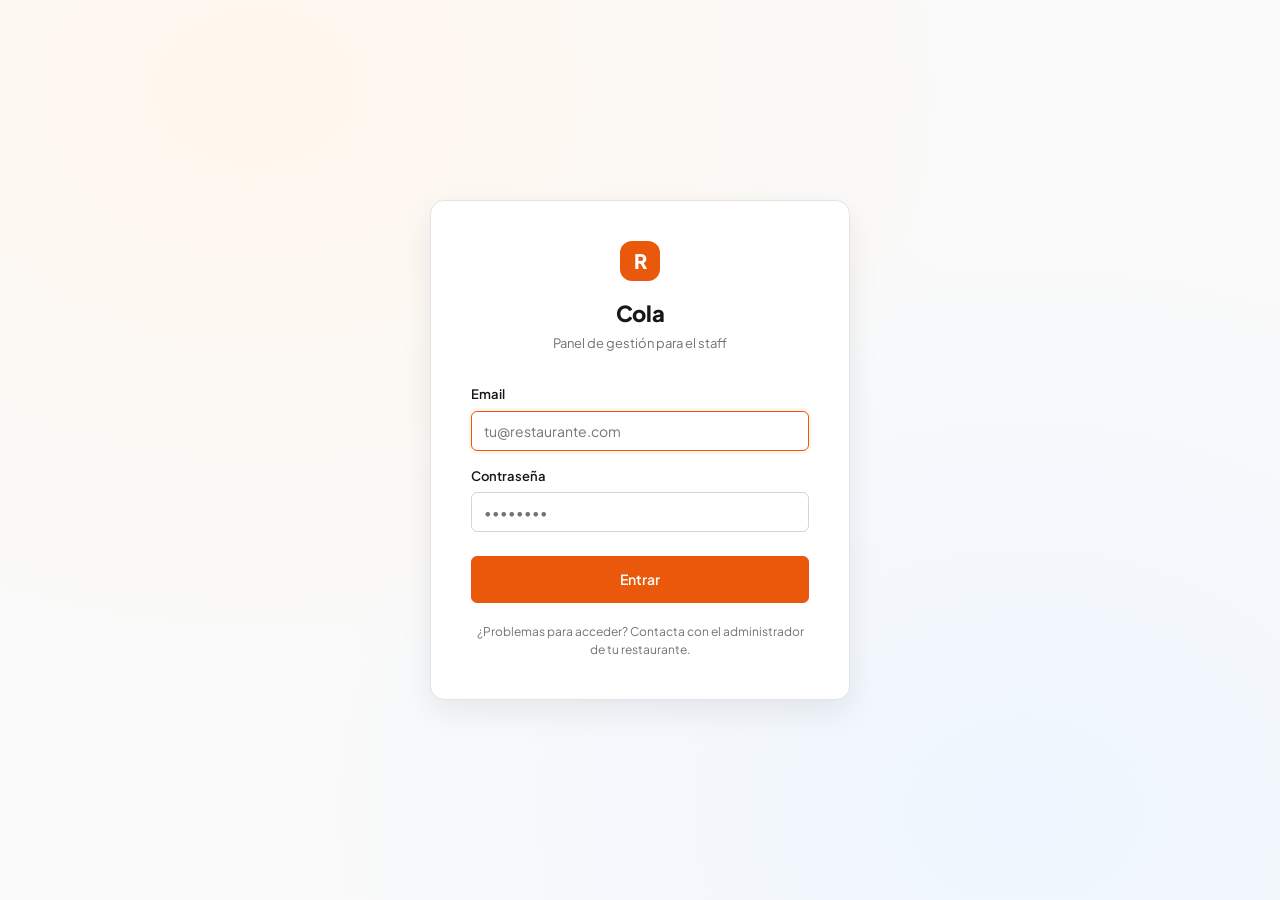
<file: index.html>
<!DOCTYPE html>
<html lang="es">
<head>
  <meta charset="UTF-8">
  <meta name="viewport" content="width=device-width, initial-scale=1.0">
  <title>Iniciar sesión — Cola</title>
  <link rel="stylesheet" href="css/styles.css">
</head>
<body>
  <div class="login-page">
    <div class="login-card">
      <div class="login-brand">
        <div class="dot">R</div>
        <h1>Cola</h1>
        <p>Panel de gestión para el staff</p>
      </div>

      <form>
        <div class="form-group">
          <label class="label" for="email">Email</label>
          <input type="email" id="email" class="input" placeholder="tu@restaurante.com" autofocus>
        </div>

        <div class="form-group">
          <label class="label" for="password">Contraseña</label>
          <input type="password" id="password" class="input" placeholder="••••••••">
        </div>
<a href="cola.html" class="btn btn-primary btn-lg" style="width: 100%; margin-top: 8px; text-decoration: none;">
  Entrar
</a>
        

        <p class="hint" style="text-align: center; margin-top: 20px;">
          ¿Problemas para acceder? Contacta con el administrador de tu restaurante.
        </p>
      </form>
    </div>
  </div>
</body>
</html>
</file>
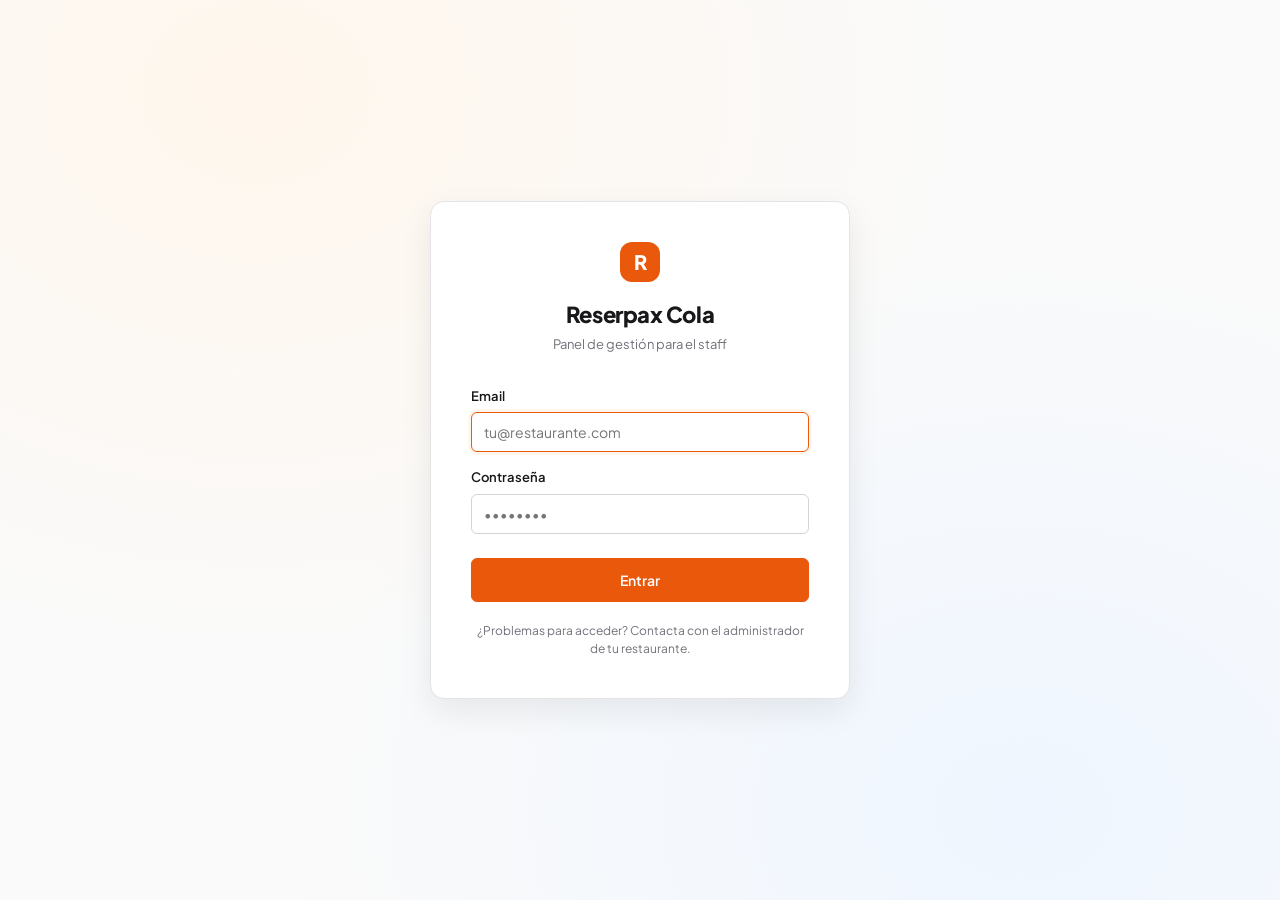
<file: panel-staff/index.html>
<!DOCTYPE html>
<html lang="es">
<head>
  <meta charset="UTF-8">
  <meta name="viewport" content="width=device-width, initial-scale=1.0">
  <title>Iniciar sesión — Reserpax Cola</title>
  <link rel="stylesheet" href="css/styles.css">
</head>
<body>
  <div class="login-page">
    <div class="login-card">
      <div class="login-brand">
        <div class="dot">R</div>
        <h1>Reserpax Cola</h1>
        <p>Panel de gestión para el staff</p>
      </div>

      <form>
        <div class="form-group">
          <label class="label" for="email">Email</label>
          <input type="email" id="email" class="input" placeholder="tu@restaurante.com" autofocus>
        </div>

        <div class="form-group">
          <label class="label" for="password">Contraseña</label>
          <input type="password" id="password" class="input" placeholder="••••••••">
        </div>

        <button type="submit" class="btn btn-primary btn-lg" style="width: 100%; margin-top: 8px;">
          Entrar
        </button>

        <p class="hint" style="text-align: center; margin-top: 20px;">
          ¿Problemas para acceder? Contacta con el administrador de tu restaurante.
        </p>
      </form>
    </div>
  </div>
</body>
</html>
</file>
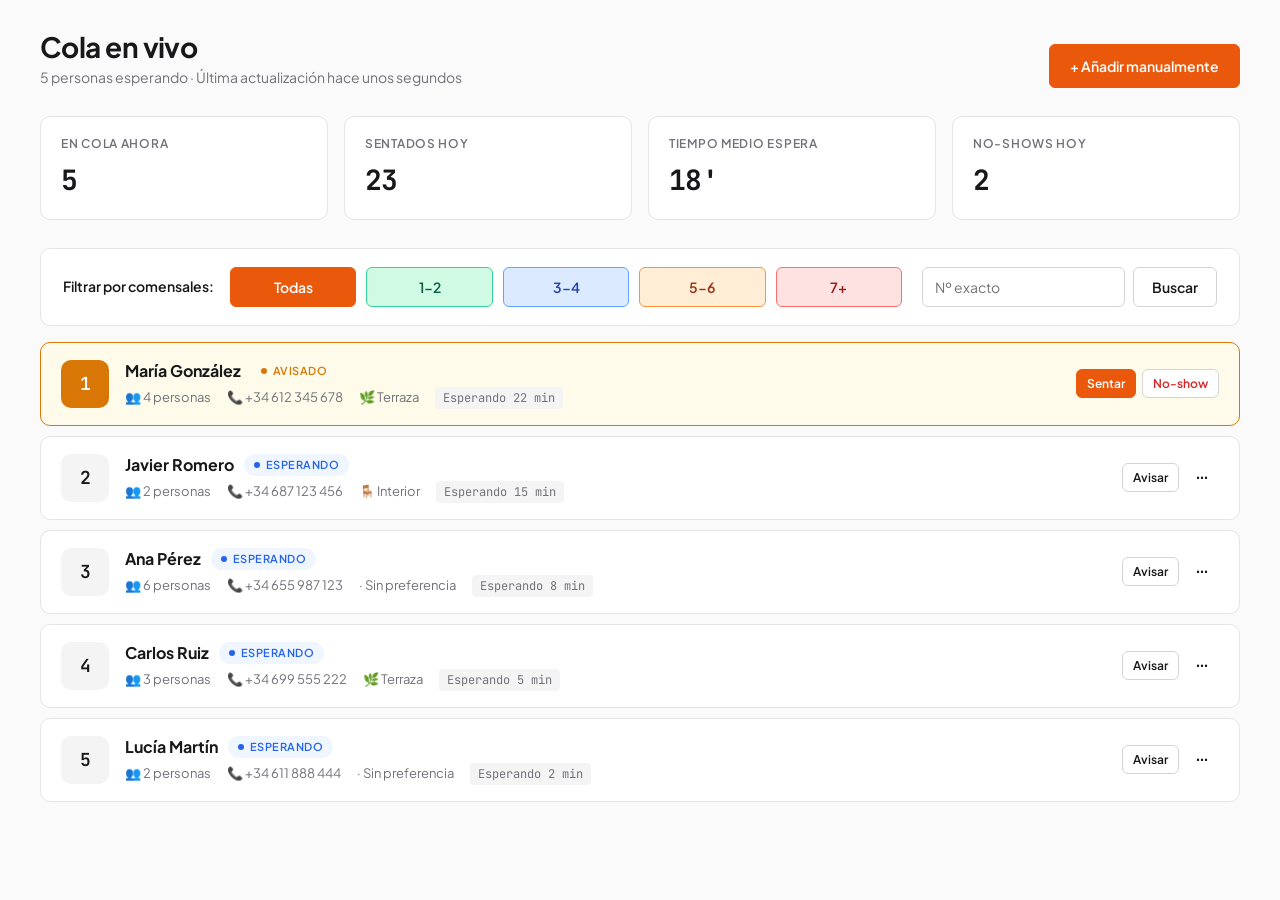
<file: cola.html>
<!DOCTYPE html>
<html lang="es">
<head>
  <meta charset="UTF-8">
  <meta name="viewport" content="width=device-width, initial-scale=1.0">
  <title>Cola en vivo</title>
  <link rel="stylesheet" href="css/styles.css">
</head>
<body>
  <div class="app">
    <!-- SIDEBAR -->
   <aside class="sidebar" id="sidebar">
      <div class="brand">
        <span class="brand-dot"></span>
       Cola
      </div>

      <div class="nav-section-title">Operativa</div>
      <a href="cola.html" class="nav-link active">
        <span class="icon">●</span> Cola en vivo
      </a>
      <a href="estadisticas.html" class="nav-link">
        <span class="icon">▤</span> Estadísticas
      </a>

      <div class="nav-section-title">Administración</div>
      <a href="zonas.html" class="nav-link">
        <span class="icon">◆</span> Zonas
      </a>
      <a href="usuarios.html" class="nav-link">
        <span class="icon">◉</span> Usuarios
      </a>
      <a href="configuracion.html" class="nav-link">
        <span class="icon">⚙</span> Configuración
      </a>

      <div class="sidebar-footer">
        <div class="user-chip">
          <div class="avatar">LC</div>
          <div class="user-info">
            <strong>Lucía Castro</strong>
            <small>El Rincón del Teide</small>
          </div>
        </div>
        <a href="index.html" class="nav-link" style="margin-top: 8px;">
          <span class="icon">↪</span> Cerrar sesión
        </a>
      </div>
    </aside>

    <!-- MAIN -->
    <main class="main">
      <div class="page-header">
        <div>
          <h1 class="page-title">Cola en vivo</h1>
          <p class="page-subtitle">5 personas esperando · Última actualización hace unos segundos</p>
        </div>
        <button class="btn btn-primary btn-lg">
          + Añadir manualmente
        </button>
      </div>

      <!-- STATS DEL DÍA -->
      <div class="stats-grid">
        <div class="stat">
          <div class="stat-label">En cola ahora</div>
          <div class="stat-value">5</div>
        </div>
        <div class="stat">
          <div class="stat-label">Sentados hoy</div>
          <div class="stat-value">23</div>
        </div>
        <div class="stat">
          <div class="stat-label">Tiempo medio espera</div>
          <div class="stat-value">18'</div>
        </div>
        <div class="stat">
          <div class="stat-label">No-shows hoy</div>
          <div class="stat-value">2</div>
        </div>
      </div>

      <!-- FILTROS POR COMENSALES -->
      <div class="filters">
        <div class="filter-group">
          <span class="filter-label">Filtrar por comensales:</span>
         <button class="filter-btn active">Todas</button>
          <button class="filter-btn" data-size="1-2">1-2</button>
          <button class="filter-btn" data-size="3-4">3-4</button>
          <button class="filter-btn" data-size="5-6">5-6</button>
          <button class="filter-btn" data-size="7+">7+</button>
        </div>
        <div class="filter-search">
          <input type="number" min="1" class="input filter-input" placeholder="Nº exacto">
          <button class="btn btn-sm">Buscar</button>
        </div>
      </div>

      <!-- LISTA DE COLA -->
      <div class="cola-list">

        <div class="cola-item highlighted" data-personas="4">
          <div class="posicion">1</div>
          <div class="cola-info">
            <div class="cola-nombre">
              María González
              <span class="badge badge-avisado">
                <span class="badge-dot"></span> Avisado
              </span>
            </div>
            <div class="cola-meta">
              <span>👥 4 personas</span>
              <span>📞 +34 612 345 678</span>
              <span>🌿 Terraza</span>
              <span class="time-badge">Esperando 22 min</span>
            </div>
  
          </div>
          <div class="cola-actions">
            <button class="btn btn-primary btn-sm">Sentar</button>
            <button class="btn btn-sm btn-danger">No-show</button>
          </div>
        </div>

        <div class="cola-item" data-personas="2">
          <div class="posicion">2</div>
          <div class="cola-info">
            <div class="cola-nombre">
              Javier Romero
              <span class="badge badge-esperando">
                <span class="badge-dot"></span> Esperando
              </span>
            </div>
            <div class="cola-meta">
              <span>👥 2 personas</span>
              <span>📞 +34 687 123 456</span>
              <span>🪑 Interior</span>
              <span class="time-badge">Esperando 15 min</span>
            </div>
          </div>
          <div class="cola-actions">
            <button class="btn btn-sm">Avisar</button>
            <button class="btn btn-sm btn-ghost">⋯</button>
          </div>
        </div>

        <div class="cola-item" data-personas="6">
          <div class="posicion">3</div>
          <div class="cola-info">
            <div class="cola-nombre">
              Ana Pérez
              <span class="badge badge-esperando">
                <span class="badge-dot"></span> Esperando
              </span>
            </div>
            <div class="cola-meta">
              <span>👥 6 personas</span>
              <span>📞 +34 655 987 123</span>
              <span>· Sin preferencia</span>
              <span class="time-badge">Esperando 8 min</span>
            </div>
      
          </div>
          <div class="cola-actions">
            <button class="btn btn-sm">Avisar</button>
            <button class="btn btn-sm btn-ghost">⋯</button>
          </div>
        </div>

        <div class="cola-item" data-personas="3">
          <div class="posicion">4</div>
          <div class="cola-info">
            <div class="cola-nombre">
              Carlos Ruiz
              <span class="badge badge-esperando">
                <span class="badge-dot"></span> Esperando
              </span>
            </div>
            <div class="cola-meta">
              <span>👥 3 personas</span>
              <span>📞 +34 699 555 222</span>
              <span>🌿 Terraza</span>
              <span class="time-badge">Esperando 5 min</span>
            </div>
          </div>
          <div class="cola-actions">
            <button class="btn btn-sm">Avisar</button>
            <button class="btn btn-sm btn-ghost">⋯</button>
          </div>
        </div>

        <div class="cola-item" data-personas="2">
          <div class="posicion">5</div>
          <div class="cola-info">
            <div class="cola-nombre">
              Lucía Martín
              <span class="badge badge-esperando">
                <span class="badge-dot"></span> Esperando
              </span>
            </div>
            <div class="cola-meta">
              <span>👥 2 personas</span>
              <span>📞 +34 611 888 444</span>
              <span>· Sin preferencia</span>
              <span class="time-badge">Esperando 2 min</span>
            </div>
          </div>
          <div class="cola-actions">
            <button class="btn btn-sm">Avisar</button>
            <button class="btn btn-sm btn-ghost">⋯</button>
          </div>
        </div>

      </div>
    </main>
  </div>

  <script>
    const items = document.querySelectorAll('.cola-item');
    const filterBtns = document.querySelectorAll('.filter-btn');
    const filterInput = document.querySelector('.filter-input');
    const filterSearchBtn = document.querySelector('.filter-search .btn');

    function filtrar(condicion) {
      items.forEach(item => {
        const n = parseInt(item.dataset.personas);
        item.style.display = condicion(n) ? '' : 'none';
      });
    }

    filterBtns.forEach(btn => {
      btn.addEventListener('click', () => {
        filterBtns.forEach(b => b.classList.remove('active'));
        btn.classList.add('active');
        filterInput.value = '';

        const txt = btn.textContent.trim();
        if (txt === 'Todas') filtrar(() => true);
        else if (txt === '1-2') filtrar(n => n >= 1 && n <= 2);
        else if (txt === '3-4') filtrar(n => n >= 3 && n <= 4);
        else if (txt === '5-6') filtrar(n => n >= 5 && n <= 6);
        else if (txt === '7+') filtrar(n => n >= 7);
      });
    });

    filterSearchBtn.addEventListener('click', () => {
      const exacto = parseInt(filterInput.value);
      if (!exacto) return;
      filterBtns.forEach(b => b.classList.remove('active'));
      filtrar(n => n === exacto);
    });

    filterInput.addEventListener('keypress', e => {
      if (e.key === 'Enter') filterSearchBtn.click();
    });

    // ── Vista por rol ──
// Cambia 'admin' por 'staff' para simular vista de empleado
const rol = 'staff';

if (rol === 'staff') {
  document.getElementById('sidebar').style.display = 'none';
  document.querySelector('.main').style.cssText += '; grid-column: 1 / -1; max-width: 100%;';
}
  </script>
</body>
</html>
</file>
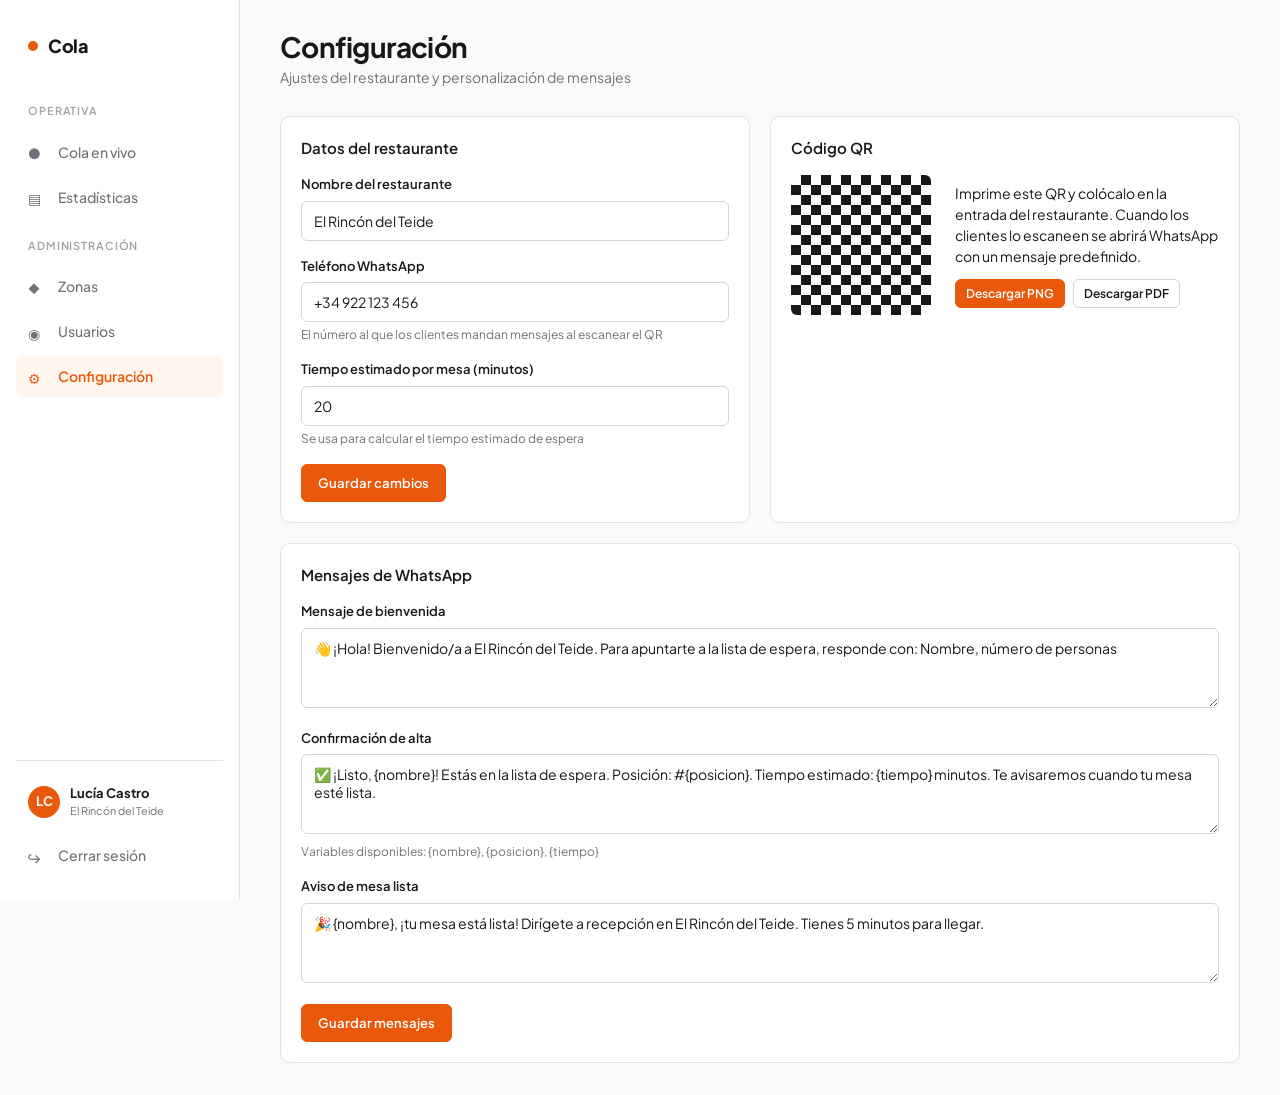
<file: configuracion.html>
<!DOCTYPE html>
<html lang="es">
<head>
  <meta charset="UTF-8">
  <meta name="viewport" content="width=device-width, initial-scale=1.0">
  <title>Configuración — Cola</title>
  <link rel="stylesheet" href="css/styles.css">
</head>
<body>
  <div class="app">
    <aside class="sidebar">
      <div class="brand">
        <span class="brand-dot"></span>
        Cola
      </div>
      <div class="nav-section-title">Operativa</div>
      <a href="cola.html" class="nav-link"><span class="icon">●</span> Cola en vivo</a>
      <a href="estadisticas.html" class="nav-link"><span class="icon">▤</span> Estadísticas</a>
      <div class="nav-section-title">Administración</div>
      <a href="zonas.html" class="nav-link"><span class="icon">◆</span> Zonas</a>
      <a href="usuarios.html" class="nav-link"><span class="icon">◉</span> Usuarios</a>
      <a href="configuracion.html" class="nav-link active"><span class="icon">⚙</span> Configuración</a>
      <div class="sidebar-footer">
        <div class="user-chip">
          <div class="avatar">LC</div>
          <div class="user-info">
            <strong>Lucía Castro</strong>
            <small>El Rincón del Teide</small>
          </div>
        </div>
        <a href="index.html" class="nav-link" style="margin-top: 8px;"><span class="icon">↪</span> Cerrar sesión</a>
      </div>
    </aside>

    <main class="main">
      <div class="page-header">
        <div>
          <h1 class="page-title">Configuración</h1>
          <p class="page-subtitle">Ajustes del restaurante y personalización de mensajes</p>
        </div>
      </div>

      <div style="display: grid; grid-template-columns: 1fr 1fr; gap: 20px;">

        <!-- Datos del restaurante -->
        <div class="card">
          <div class="card-header"><h2 class="card-title">Datos del restaurante</h2></div>
          <div class="form-group">
            <label class="label">Nombre del restaurante</label>
            <input type="text" class="input" value="El Rincón del Teide">
          </div>
          <div class="form-group">
            <label class="label">Teléfono WhatsApp</label>
            <input type="text" class="input" value="+34 922 123 456">
            <p class="hint">El número al que los clientes mandan mensajes al escanear el QR</p>
          </div>
          <div class="form-group">
            <label class="label">Tiempo estimado por mesa (minutos)</label>
            <input type="number" class="input" value="20">
            <p class="hint">Se usa para calcular el tiempo estimado de espera</p>
          </div>
          <button class="btn btn-primary">Guardar cambios</button>
        </div>

        <!-- QR -->
        <div class="card">
          <div class="card-header"><h2 class="card-title">Código QR</h2></div>
          <div class="qr-card" style="border: 0; padding: 0;">
            <div class="qr-placeholder"></div>
            <div>
              <p style="font-size: 14px; margin-bottom: 12px;">
                Imprime este QR y colócalo en la entrada del restaurante. Cuando los clientes lo escaneen se abrirá WhatsApp con un mensaje predefinido.
              </p>
              <div class="flex gap-2">
                <button class="btn btn-primary btn-sm">Descargar PNG</button>
                <button class="btn btn-sm">Descargar PDF</button>
              </div>
            </div>
          </div>
        </div>

        <!-- Mensajes -->
        <div class="card" style="grid-column: 1 / -1;">
          <div class="card-header"><h2 class="card-title">Mensajes de WhatsApp</h2></div>
          <div class="form-group">
            <label class="label">Mensaje de bienvenida</label>
            <textarea class="textarea">👋 ¡Hola! Bienvenido/a a El Rincón del Teide. Para apuntarte a la lista de espera, responde con: Nombre, número de personas</textarea>
          </div>
          <div class="form-group">
            <label class="label">Confirmación de alta</label>
            <textarea class="textarea">✅ ¡Listo, {nombre}! Estás en la lista de espera. Posición: #{posicion}. Tiempo estimado: {tiempo} minutos. Te avisaremos cuando tu mesa esté lista.</textarea>
            <p class="hint">Variables disponibles: {nombre}, {posicion}, {tiempo}</p>
          </div>
          <div class="form-group">
            <label class="label">Aviso de mesa lista</label>
            <textarea class="textarea">🎉 {nombre}, ¡tu mesa está lista! Dirígete a recepción en El Rincón del Teide. Tienes 5 minutos para llegar.</textarea>
          </div>
          <button class="btn btn-primary">Guardar mensajes</button>
        </div>

      </div>
    </main>
  </div>
</body>
</html>
</file>
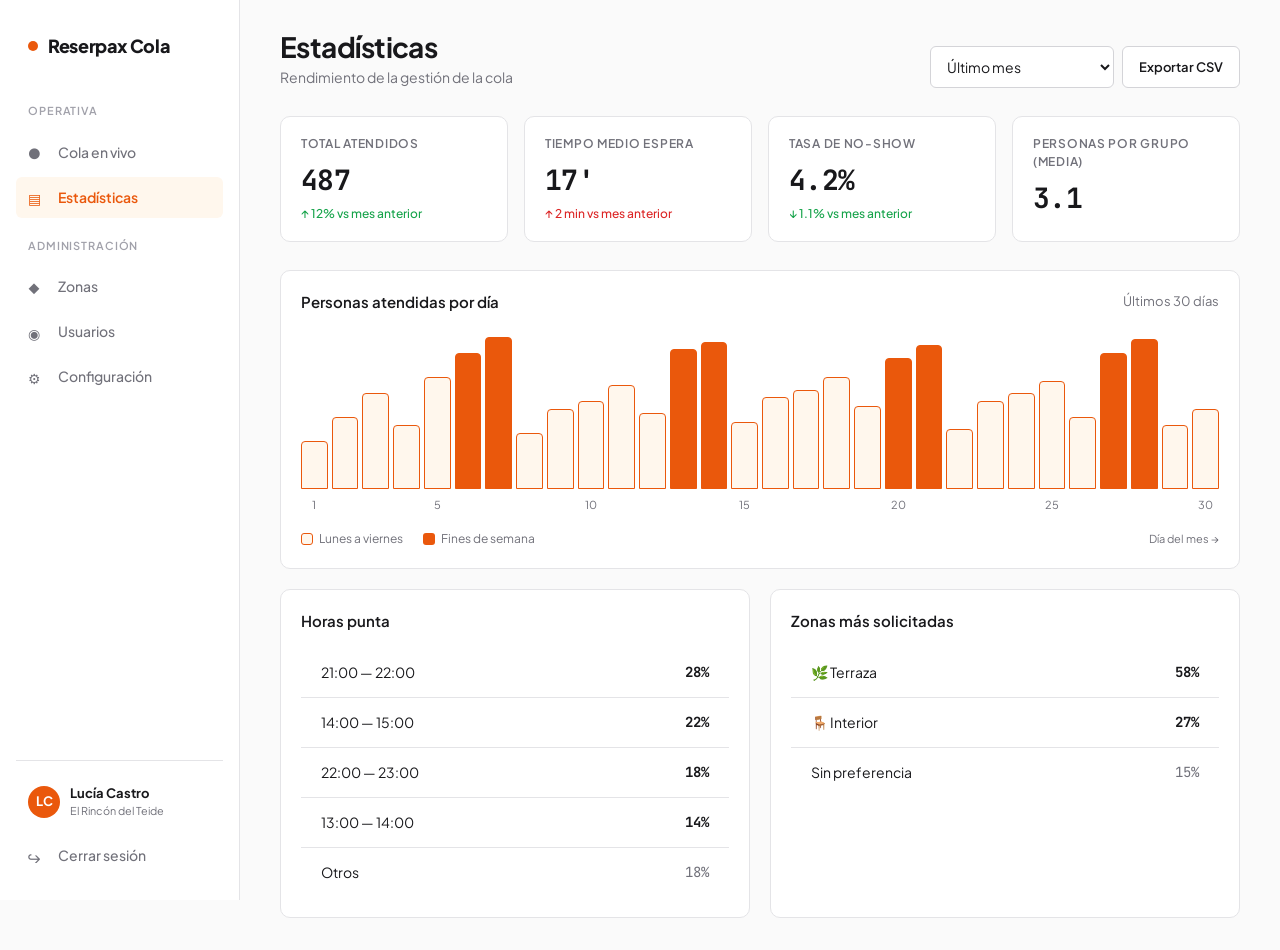
<file: estadisticas.html>
<!DOCTYPE html>
<html lang="es">
<head>
  <meta charset="UTF-8">
  <meta name="viewport" content="width=device-width, initial-scale=1.0">
  <title>Estadísticas — Cola</title>
  <link rel="stylesheet" href="css/styles.css">
</head>
<body>
  <div class="app">
    <aside class="sidebar">
      <div class="brand">
        <span class="brand-dot"></span>
        Reserpax Cola
      </div>
      <div class="nav-section-title">Operativa</div>
      <a href="cola.html" class="nav-link"><span class="icon">●</span> Cola en vivo</a>
      <a href="estadisticas.html" class="nav-link active"><span class="icon">▤</span> Estadísticas</a>
      <div class="nav-section-title">Administración</div>
      <a href="zonas.html" class="nav-link"><span class="icon">◆</span> Zonas</a>
      <a href="usuarios.html" class="nav-link"><span class="icon">◉</span> Usuarios</a>
      <a href="configuracion.html" class="nav-link"><span class="icon">⚙</span> Configuración</a>
      <div class="sidebar-footer">
        <div class="user-chip">
          <div class="avatar">LC</div>
          <div class="user-info">
            <strong>Lucía Castro</strong>
            <small>El Rincón del Teide</small>
          </div>
        </div>
        <a href="index.html" class="nav-link" style="margin-top: 8px;"><span class="icon">↪</span> Cerrar sesión</a>
      </div>
    </aside>

    <main class="main">
      <div class="page-header">
        <div>
          <h1 class="page-title">Estadísticas</h1>
          <p class="page-subtitle">Rendimiento de la gestión de la cola</p>
        </div>
        <div class="flex gap-2">
          <select class="select" style="width: auto;">
            <option>Hoy</option>
            <option>Esta semana</option>
            <option selected>Último mes</option>
            <option>Rango personalizado</option>
          </select>
          <button class="btn">Exportar CSV</button>
        </div>
      </div>

      <div class="stats-grid">
        <div class="stat">
          <div class="stat-label">Total atendidos</div>
          <div class="stat-value">487</div>
          <div class="stat-trend">↑ 12% vs mes anterior</div>
        </div>
        <div class="stat">
          <div class="stat-label">Tiempo medio espera</div>
          <div class="stat-value">17'</div>
          <div class="stat-trend negative">↑ 2 min vs mes anterior</div>
        </div>
        <div class="stat">
          <div class="stat-label">Tasa de no-show</div>
          <div class="stat-value">4.2%</div>
          <div class="stat-trend">↓ 1.1% vs mes anterior</div>
        </div>
        <div class="stat">
          <div class="stat-label">Personas por grupo (media)</div>
          <div class="stat-value">3.1</div>
        </div>
      </div>

      <!-- Gráfica placeholder -->
      <div class="card" style="margin-bottom: 20px;">
        <div class="card-header">
          <h2 class="card-title">Personas atendidas por día</h2>
          <span class="text-muted text-sm">Últimos 30 días</span>
        </div>

        <!-- Barras -->
        <div style="display: grid; grid-template-columns: repeat(30, 1fr); gap: 4px; height: 160px; align-items: end;">
          <div style="background: var(--accent-soft); border: 1px solid var(--accent); height: 30%; border-radius: 4px 4px 0 0;"></div>
          <div style="background: var(--accent-soft); border: 1px solid var(--accent); height: 45%; border-radius: 4px 4px 0 0;"></div>
          <div style="background: var(--accent-soft); border: 1px solid var(--accent); height: 60%; border-radius: 4px 4px 0 0;"></div>
          <div style="background: var(--accent-soft); border: 1px solid var(--accent); height: 40%; border-radius: 4px 4px 0 0;"></div>
          <div style="background: var(--accent-soft); border: 1px solid var(--accent); height: 70%; border-radius: 4px 4px 0 0;"></div>
          <div style="background: var(--accent); border: 1px solid var(--accent); height: 85%; border-radius: 4px 4px 0 0;"></div>
          <div style="background: var(--accent); border: 1px solid var(--accent); height: 95%; border-radius: 4px 4px 0 0;"></div>
          <div style="background: var(--accent-soft); border: 1px solid var(--accent); height: 35%; border-radius: 4px 4px 0 0;"></div>
          <div style="background: var(--accent-soft); border: 1px solid var(--accent); height: 50%; border-radius: 4px 4px 0 0;"></div>
          <div style="background: var(--accent-soft); border: 1px solid var(--accent); height: 55%; border-radius: 4px 4px 0 0;"></div>
          <div style="background: var(--accent-soft); border: 1px solid var(--accent); height: 65%; border-radius: 4px 4px 0 0;"></div>
          <div style="background: var(--accent-soft); border: 1px solid var(--accent); height: 48%; border-radius: 4px 4px 0 0;"></div>
          <div style="background: var(--accent); border: 1px solid var(--accent); height: 88%; border-radius: 4px 4px 0 0;"></div>
          <div style="background: var(--accent); border: 1px solid var(--accent); height: 92%; border-radius: 4px 4px 0 0;"></div>
          <div style="background: var(--accent-soft); border: 1px solid var(--accent); height: 42%; border-radius: 4px 4px 0 0;"></div>
          <div style="background: var(--accent-soft); border: 1px solid var(--accent); height: 58%; border-radius: 4px 4px 0 0;"></div>
          <div style="background: var(--accent-soft); border: 1px solid var(--accent); height: 62%; border-radius: 4px 4px 0 0;"></div>
          <div style="background: var(--accent-soft); border: 1px solid var(--accent); height: 70%; border-radius: 4px 4px 0 0;"></div>
          <div style="background: var(--accent-soft); border: 1px solid var(--accent); height: 52%; border-radius: 4px 4px 0 0;"></div>
          <div style="background: var(--accent); border: 1px solid var(--accent); height: 82%; border-radius: 4px 4px 0 0;"></div>
          <div style="background: var(--accent); border: 1px solid var(--accent); height: 90%; border-radius: 4px 4px 0 0;"></div>
          <div style="background: var(--accent-soft); border: 1px solid var(--accent); height: 38%; border-radius: 4px 4px 0 0;"></div>
          <div style="background: var(--accent-soft); border: 1px solid var(--accent); height: 55%; border-radius: 4px 4px 0 0;"></div>
          <div style="background: var(--accent-soft); border: 1px solid var(--accent); height: 60%; border-radius: 4px 4px 0 0;"></div>
          <div style="background: var(--accent-soft); border: 1px solid var(--accent); height: 68%; border-radius: 4px 4px 0 0;"></div>
          <div style="background: var(--accent-soft); border: 1px solid var(--accent); height: 45%; border-radius: 4px 4px 0 0;"></div>
          <div style="background: var(--accent); border: 1px solid var(--accent); height: 85%; border-radius: 4px 4px 0 0;"></div>
          <div style="background: var(--accent); border: 1px solid var(--accent); height: 94%; border-radius: 4px 4px 0 0;"></div>
          <div style="background: var(--accent-soft); border: 1px solid var(--accent); height: 40%; border-radius: 4px 4px 0 0;"></div>
          <div style="background: var(--accent-soft); border: 1px solid var(--accent); height: 50%; border-radius: 4px 4px 0 0;"></div>
        </div>

        <!-- Eje X (números de día) -->
        <div style="display: grid; grid-template-columns: repeat(30, 1fr); gap: 4px; margin-top: 8px; font-size: 11px; color: var(--text-muted); text-align: center;">
          <span>1</span><span></span><span></span><span></span><span>5</span>
          <span></span><span></span><span></span><span></span><span>10</span>
          <span></span><span></span><span></span><span></span><span>15</span>
          <span></span><span></span><span></span><span></span><span>20</span>
          <span></span><span></span><span></span><span></span><span>25</span>
          <span></span><span></span><span></span><span></span><span>30</span>
        </div>

        <!-- Leyenda -->
        <div style="display: flex; gap: 20px; margin-top: 16px; font-size: 12px; color: var(--text-muted); align-items: center;">
          <span style="display: flex; align-items: center; gap: 6px;">
            <span style="width: 12px; height: 12px; background: var(--accent-soft); border: 1px solid var(--accent); border-radius: 3px;"></span>
            Lunes a viernes
          </span>
          <span style="display: flex; align-items: center; gap: 6px;">
            <span style="width: 12px; height: 12px; background: var(--accent); border-radius: 3px;"></span>
            Fines de semana
          </span>
          <span style="margin-left: auto; font-size: 11px;">Día del mes →</span>
        </div>
      </div>

      <div style="display: grid; grid-template-columns: 1fr 1fr; gap: 20px;">
        <div class="card">
          <div class="card-header"><h2 class="card-title">Horas punta</h2></div>
          <table>
            <tbody>
              <tr><td>21:00 — 22:00</td><td style="text-align: right; font-family: var(--font-mono);"><strong>28%</strong></td></tr>
              <tr><td>14:00 — 15:00</td><td style="text-align: right; font-family: var(--font-mono);"><strong>22%</strong></td></tr>
              <tr><td>22:00 — 23:00</td><td style="text-align: right; font-family: var(--font-mono);"><strong>18%</strong></td></tr>
              <tr><td>13:00 — 14:00</td><td style="text-align: right; font-family: var(--font-mono);"><strong>14%</strong></td></tr>
              <tr><td>Otros</td><td style="text-align: right; font-family: var(--font-mono); color: var(--text-muted);">18%</td></tr>
            </tbody>
          </table>
        </div>

        <div class="card">
          <div class="card-header"><h2 class="card-title">Zonas más solicitadas</h2></div>
          <table>
            <tbody>
              <tr><td>🌿 Terraza</td><td style="text-align: right; font-family: var(--font-mono);"><strong>58%</strong></td></tr>
              <tr><td>🪑 Interior</td><td style="text-align: right; font-family: var(--font-mono);"><strong>27%</strong></td></tr>
              <tr><td>Sin preferencia</td><td style="text-align: right; font-family: var(--font-mono); color: var(--text-muted);">15%</td></tr>
            </tbody>
          </table>
        </div>
      </div>
    </main>
  </div>
</body>
</html>
</file>
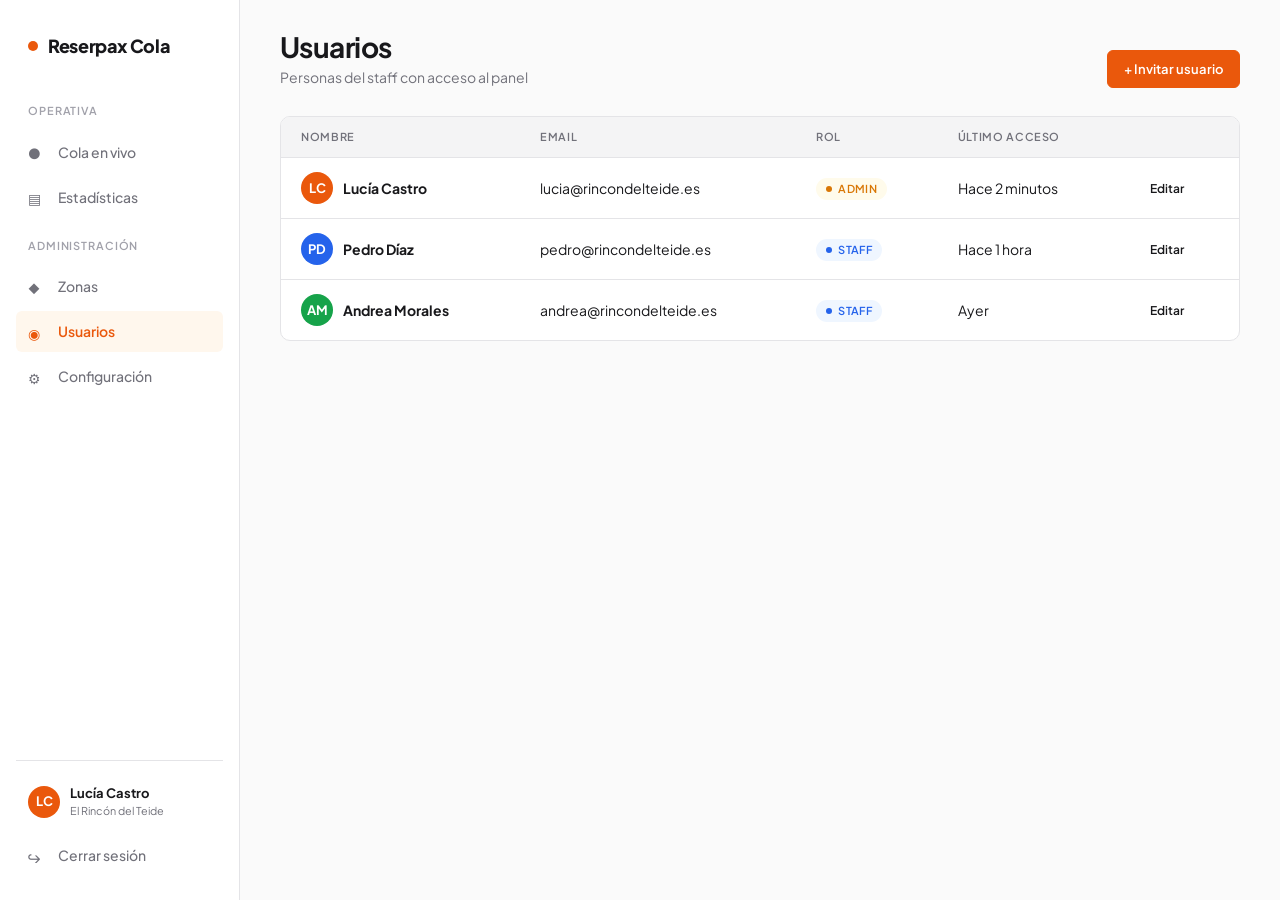
<file: usuarios.html>
<!DOCTYPE html>
<html lang="es">
<head>
  <meta charset="UTF-8">
  <meta name="viewport" content="width=device-width, initial-scale=1.0">
  <title>Usuarios — Reserpax Cola</title>
  <link rel="stylesheet" href="css/styles.css">
</head>
<body>
  <div class="app">
    <aside class="sidebar">
      <div class="brand">
        <span class="brand-dot"></span>
        Reserpax Cola
      </div>
      <div class="nav-section-title">Operativa</div>
      <a href="cola.html" class="nav-link"><span class="icon">●</span> Cola en vivo</a>
      <a href="estadisticas.html" class="nav-link"><span class="icon">▤</span> Estadísticas</a>
      <div class="nav-section-title">Administración</div>
      <a href="zonas.html" class="nav-link"><span class="icon">◆</span> Zonas</a>
      <a href="usuarios.html" class="nav-link active"><span class="icon">◉</span> Usuarios</a>
      <a href="configuracion.html" class="nav-link"><span class="icon">⚙</span> Configuración</a>
      <div class="sidebar-footer">
        <div class="user-chip">
          <div class="avatar">LC</div>
          <div class="user-info">
            <strong>Lucía Castro</strong>
            <small>El Rincón del Teide</small>
          </div>
        </div>
        <a href="index.html" class="nav-link" style="margin-top: 8px;"><span class="icon">↪</span> Cerrar sesión</a>
      </div>
    </aside>

    <main class="main">
      <div class="page-header">
        <div>
          <h1 class="page-title">Usuarios</h1>
          <p class="page-subtitle">Personas del staff con acceso al panel</p>
        </div>
        <button class="btn btn-primary">+ Invitar usuario</button>
      </div>

      <div class="table-wrapper">
        <table>
          <thead>
            <tr>
              <th>Nombre</th>
              <th>Email</th>
              <th>Rol</th>
              <th>Último acceso</th>
              <th style="width: 120px;"></th>
            </tr>
          </thead>
          <tbody>
            <tr>
              <td>
                <div style="display: flex; align-items: center; gap: 10px;">
                  <div class="avatar">LC</div>
                  <strong>Lucía Castro</strong>
                </div>
              </td>
              <td>lucia@rincondelteide.es</td>
              <td><span class="badge badge-avisado"><span class="badge-dot"></span> Admin</span></td>
              <td>Hace 2 minutos</td>
              <td>
                <button class="btn btn-sm btn-ghost">Editar</button>
              </td>
            </tr>
            <tr>
              <td>
                <div style="display: flex; align-items: center; gap: 10px;">
                  <div class="avatar" style="background: var(--info);">PD</div>
                  <strong>Pedro Díaz</strong>
                </div>
              </td>
              <td>pedro@rincondelteide.es</td>
              <td><span class="badge badge-esperando"><span class="badge-dot"></span> Staff</span></td>
              <td>Hace 1 hora</td>
              <td>
                <button class="btn btn-sm btn-ghost">Editar</button>
              </td>
            </tr>
            <tr>
              <td>
                <div style="display: flex; align-items: center; gap: 10px;">
                  <div class="avatar" style="background: var(--success);">AM</div>
                  <strong>Andrea Morales</strong>
                </div>
              </td>
              <td>andrea@rincondelteide.es</td>
              <td><span class="badge badge-esperando"><span class="badge-dot"></span> Staff</span></td>
              <td>Ayer</td>
              <td>
                <button class="btn btn-sm btn-ghost">Editar</button>
              </td>
            </tr>
          </tbody>
        </table>
      </div>
    </main>
  </div>
</body>
</html>
</file>
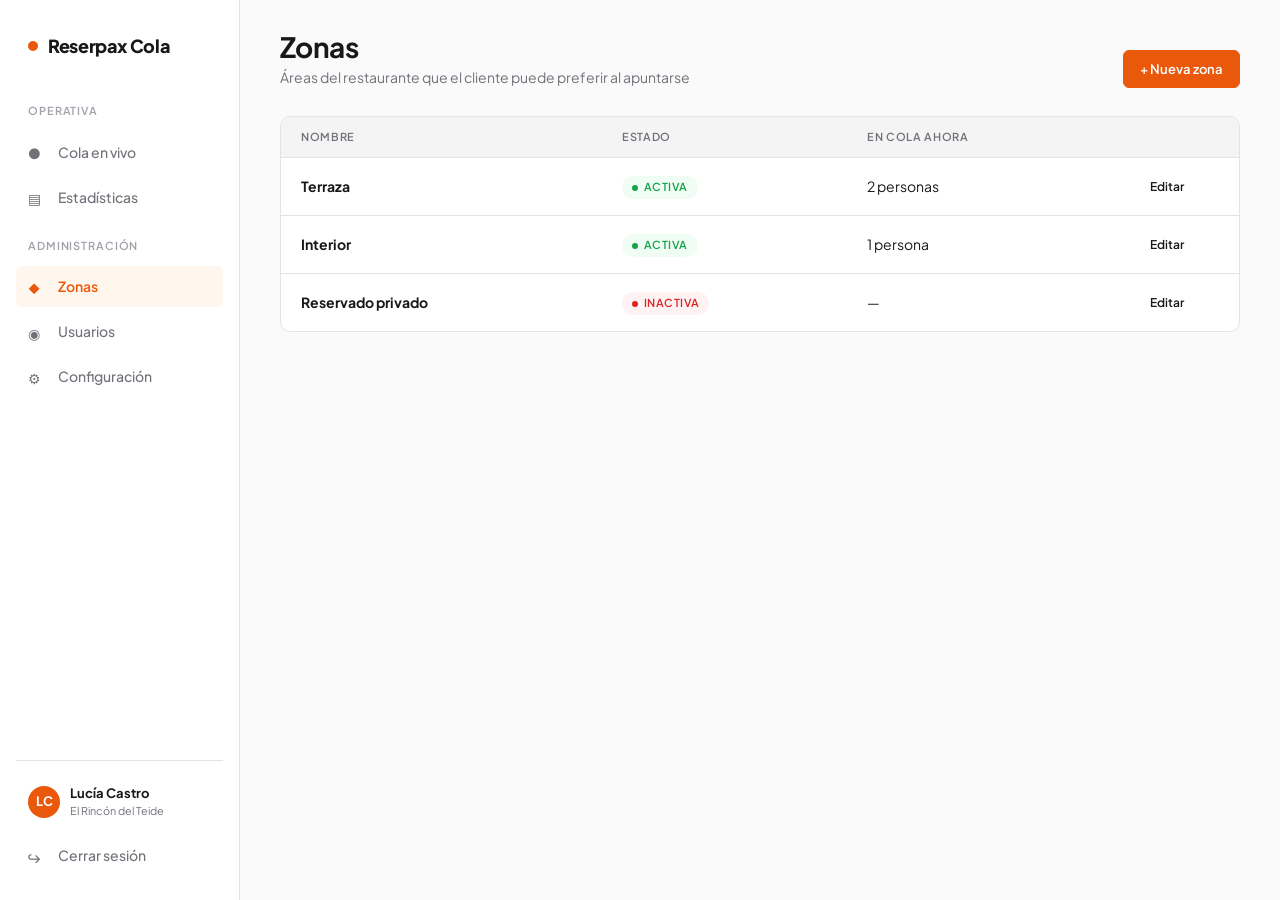
<file: zonas.html>
<!DOCTYPE html>
<html lang="es">
<head>
  <meta charset="UTF-8">
  <meta name="viewport" content="width=device-width, initial-scale=1.0">
  <title>Zonas — Reserpax Cola</title>
  <link rel="stylesheet" href="css/styles.css">
</head>
<body>
  <div class="app">
    <aside class="sidebar">
      <div class="brand">
        <span class="brand-dot"></span>
        Reserpax Cola
      </div>
      <div class="nav-section-title">Operativa</div>
      <a href="cola.html" class="nav-link"><span class="icon">●</span> Cola en vivo</a>
      <a href="estadisticas.html" class="nav-link"><span class="icon">▤</span> Estadísticas</a>
      <div class="nav-section-title">Administración</div>
      <a href="zonas.html" class="nav-link active"><span class="icon">◆</span> Zonas</a>
      <a href="usuarios.html" class="nav-link"><span class="icon">◉</span> Usuarios</a>
      <a href="configuracion.html" class="nav-link"><span class="icon">⚙</span> Configuración</a>
      <div class="sidebar-footer">
        <div class="user-chip">
          <div class="avatar">LC</div>
          <div class="user-info">
            <strong>Lucía Castro</strong>
            <small>El Rincón del Teide</small>
          </div>
        </div>
        <a href="index.html" class="nav-link" style="margin-top: 8px;"><span class="icon">↪</span> Cerrar sesión</a>
      </div>
    </aside>

    <main class="main">
      <div class="page-header">
        <div>
          <h1 class="page-title">Zonas</h1>
          <p class="page-subtitle">Áreas del restaurante que el cliente puede preferir al apuntarse</p>
        </div>
        <button class="btn btn-primary">+ Nueva zona</button>
      </div>

      <div class="table-wrapper">
        <table>
          <thead>
            <tr>
              <th>Nombre</th>
              <th>Estado</th>
              <th>En cola ahora</th>
              <th style="width: 120px;"></th>
            </tr>
          </thead>
          <tbody>
            <tr>
              <td><strong>Terraza</strong></td>
              <td><span class="badge badge-sentado"><span class="badge-dot"></span> Activa</span></td>
              <td>2 personas</td>
              <td>
                <button class="btn btn-sm btn-ghost">Editar</button>
              </td>
            </tr>
            <tr>
              <td><strong>Interior</strong></td>
              <td><span class="badge badge-sentado"><span class="badge-dot"></span> Activa</span></td>
              <td>1 persona</td>
              <td>
                <button class="btn btn-sm btn-ghost">Editar</button>
              </td>
            </tr>
            <tr>
              <td><strong>Reservado privado</strong></td>
              <td><span class="badge badge-cancelado"><span class="badge-dot"></span> Inactiva</span></td>
              <td>—</td>
              <td>
                <button class="btn btn-sm btn-ghost">Editar</button>
              </td>
            </tr>
          </tbody>
        </table>
      </div>
    </main>
  </div>
</body>
</html>
</file>
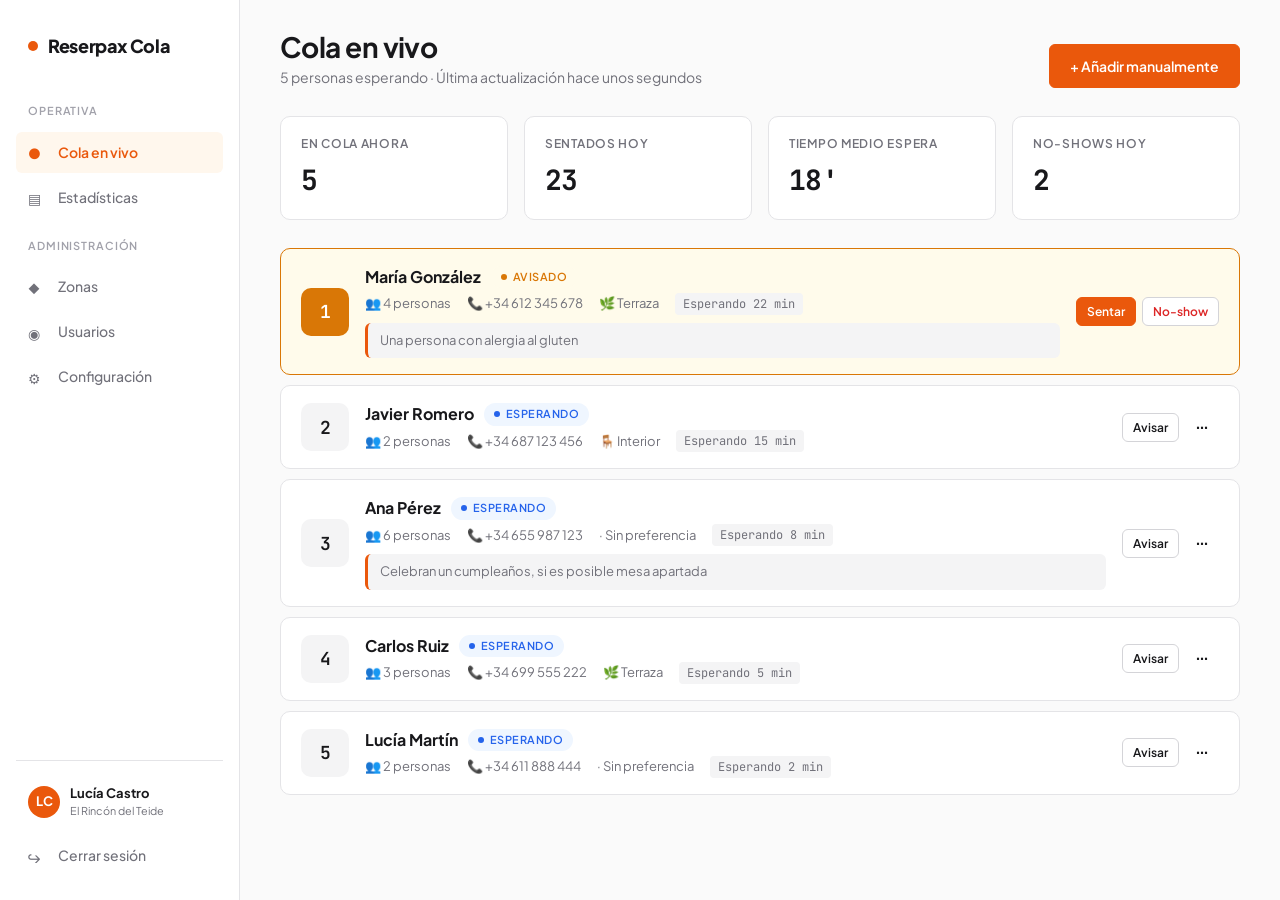
<file: panel-staff/cola.html>
<!DOCTYPE html>
<html lang="es">
<head>
  <meta charset="UTF-8">
  <meta name="viewport" content="width=device-width, initial-scale=1.0">
  <title>Cola en vivo — Reserpax Cola</title>
  <link rel="stylesheet" href="css/styles.css">
</head>
<body>
  <div class="app">
    <!-- SIDEBAR -->
    <aside class="sidebar">
      <div class="brand">
        <span class="brand-dot"></span>
        Reserpax Cola
      </div>

      <div class="nav-section-title">Operativa</div>
      <a href="cola.html" class="nav-link active">
        <span class="icon">●</span> Cola en vivo
      </a>
      <a href="estadisticas.html" class="nav-link">
        <span class="icon">▤</span> Estadísticas
      </a>

      <div class="nav-section-title">Administración</div>
      <a href="zonas.html" class="nav-link">
        <span class="icon">◆</span> Zonas
      </a>
      <a href="usuarios.html" class="nav-link">
        <span class="icon">◉</span> Usuarios
      </a>
      <a href="configuracion.html" class="nav-link">
        <span class="icon">⚙</span> Configuración
      </a>

      <div class="sidebar-footer">
        <div class="user-chip">
          <div class="avatar">LC</div>
          <div class="user-info">
            <strong>Lucía Castro</strong>
            <small>El Rincón del Teide</small>
          </div>
        </div>
        <a href="index.html" class="nav-link" style="margin-top: 8px;">
          <span class="icon">↪</span> Cerrar sesión
        </a>
      </div>
    </aside>

    <!-- MAIN -->
    <main class="main">
      <div class="page-header">
        <div>
          <h1 class="page-title">Cola en vivo</h1>
          <p class="page-subtitle">5 personas esperando · Última actualización hace unos segundos</p>
        </div>
        <button class="btn btn-primary btn-lg">
          + Añadir manualmente
        </button>
      </div>

      <!-- STATS DEL DÍA -->
      <div class="stats-grid">
        <div class="stat">
          <div class="stat-label">En cola ahora</div>
          <div class="stat-value">5</div>
        </div>
        <div class="stat">
          <div class="stat-label">Sentados hoy</div>
          <div class="stat-value">23</div>
        </div>
        <div class="stat">
          <div class="stat-label">Tiempo medio espera</div>
          <div class="stat-value">18'</div>
        </div>
        <div class="stat">
          <div class="stat-label">No-shows hoy</div>
          <div class="stat-value">2</div>
        </div>
      </div>

      <!-- LISTA DE COLA -->
      <div class="cola-list">

        <div class="cola-item highlighted">
          <div class="posicion">1</div>
          <div class="cola-info">
            <div class="cola-nombre">
              María González
              <span class="badge badge-avisado">
                <span class="badge-dot"></span> Avisado
              </span>
            </div>
            <div class="cola-meta">
              <span>👥 4 personas</span>
              <span>📞 +34 612 345 678</span>
              <span>🌿 Terraza</span>
              <span class="time-badge">Esperando 22 min</span>
            </div>
            <div class="cola-comment">
              Una persona con alergia al gluten
            </div>
          </div>
          <div class="cola-actions">
            <button class="btn btn-primary btn-sm">Sentar</button>
            <button class="btn btn-sm btn-danger">No-show</button>
          </div>
        </div>

        <div class="cola-item">
          <div class="posicion">2</div>
          <div class="cola-info">
            <div class="cola-nombre">
              Javier Romero
              <span class="badge badge-esperando">
                <span class="badge-dot"></span> Esperando
              </span>
            </div>
            <div class="cola-meta">
              <span>👥 2 personas</span>
              <span>📞 +34 687 123 456</span>
              <span>🪑 Interior</span>
              <span class="time-badge">Esperando 15 min</span>
            </div>
          </div>
          <div class="cola-actions">
            <button class="btn btn-sm">Avisar</button>
            <button class="btn btn-sm btn-ghost">⋯</button>
          </div>
        </div>

        <div class="cola-item">
          <div class="posicion">3</div>
          <div class="cola-info">
            <div class="cola-nombre">
              Ana Pérez
              <span class="badge badge-esperando">
                <span class="badge-dot"></span> Esperando
              </span>
            </div>
            <div class="cola-meta">
              <span>👥 6 personas</span>
              <span>📞 +34 655 987 123</span>
              <span>· Sin preferencia</span>
              <span class="time-badge">Esperando 8 min</span>
            </div>
            <div class="cola-comment">
              Celebran un cumpleaños, si es posible mesa apartada
            </div>
          </div>
          <div class="cola-actions">
            <button class="btn btn-sm">Avisar</button>
            <button class="btn btn-sm btn-ghost">⋯</button>
          </div>
        </div>

        <div class="cola-item">
          <div class="posicion">4</div>
          <div class="cola-info">
            <div class="cola-nombre">
              Carlos Ruiz
              <span class="badge badge-esperando">
                <span class="badge-dot"></span> Esperando
              </span>
            </div>
            <div class="cola-meta">
              <span>👥 3 personas</span>
              <span>📞 +34 699 555 222</span>
              <span>🌿 Terraza</span>
              <span class="time-badge">Esperando 5 min</span>
            </div>
          </div>
          <div class="cola-actions">
            <button class="btn btn-sm">Avisar</button>
            <button class="btn btn-sm btn-ghost">⋯</button>
          </div>
        </div>

        <div class="cola-item">
          <div class="posicion">5</div>
          <div class="cola-info">
            <div class="cola-nombre">
              Lucía Martín
              <span class="badge badge-esperando">
                <span class="badge-dot"></span> Esperando
              </span>
            </div>
            <div class="cola-meta">
              <span>👥 2 personas</span>
              <span>📞 +34 611 888 444</span>
              <span>· Sin preferencia</span>
              <span class="time-badge">Esperando 2 min</span>
            </div>
          </div>
          <div class="cola-actions">
            <button class="btn btn-sm">Avisar</button>
            <button class="btn btn-sm btn-ghost">⋯</button>
          </div>
        </div>

      </div>
    </main>
  </div>
</body>
</html>
</file>
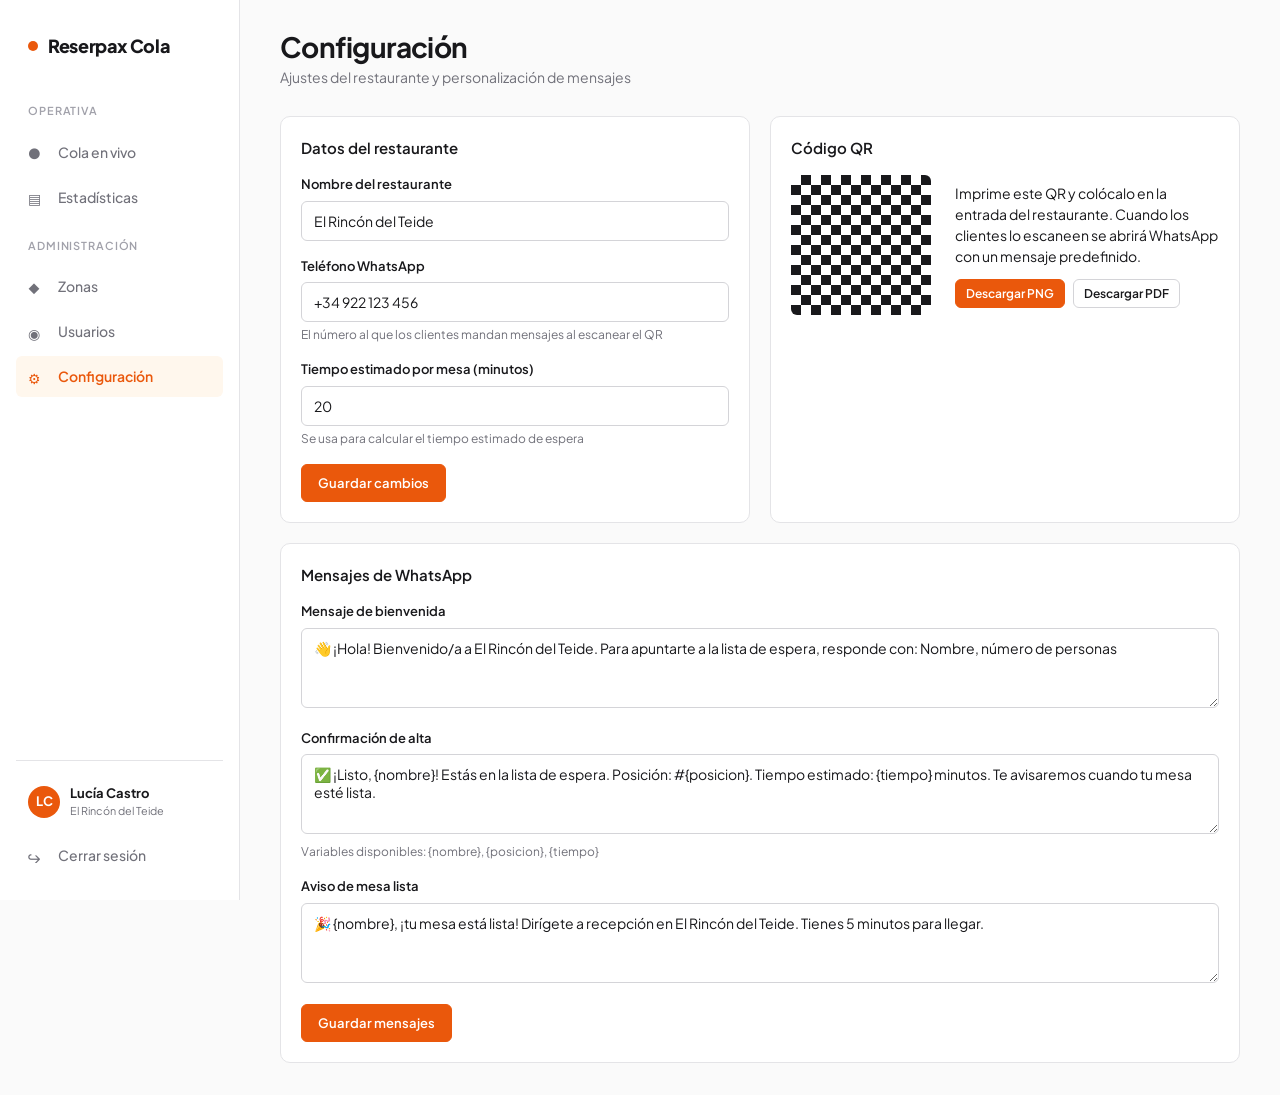
<file: panel-staff/configuracion.html>
<!DOCTYPE html>
<html lang="es">
<head>
  <meta charset="UTF-8">
  <meta name="viewport" content="width=device-width, initial-scale=1.0">
  <title>Configuración — Reserpax Cola</title>
  <link rel="stylesheet" href="css/styles.css">
</head>
<body>
  <div class="app">
    <aside class="sidebar">
      <div class="brand">
        <span class="brand-dot"></span>
        Reserpax Cola
      </div>
      <div class="nav-section-title">Operativa</div>
      <a href="cola.html" class="nav-link"><span class="icon">●</span> Cola en vivo</a>
      <a href="estadisticas.html" class="nav-link"><span class="icon">▤</span> Estadísticas</a>
      <div class="nav-section-title">Administración</div>
      <a href="zonas.html" class="nav-link"><span class="icon">◆</span> Zonas</a>
      <a href="usuarios.html" class="nav-link"><span class="icon">◉</span> Usuarios</a>
      <a href="configuracion.html" class="nav-link active"><span class="icon">⚙</span> Configuración</a>
      <div class="sidebar-footer">
        <div class="user-chip">
          <div class="avatar">LC</div>
          <div class="user-info">
            <strong>Lucía Castro</strong>
            <small>El Rincón del Teide</small>
          </div>
        </div>
        <a href="index.html" class="nav-link" style="margin-top: 8px;"><span class="icon">↪</span> Cerrar sesión</a>
      </div>
    </aside>

    <main class="main">
      <div class="page-header">
        <div>
          <h1 class="page-title">Configuración</h1>
          <p class="page-subtitle">Ajustes del restaurante y personalización de mensajes</p>
        </div>
      </div>

      <div style="display: grid; grid-template-columns: 1fr 1fr; gap: 20px;">

        <!-- Datos del restaurante -->
        <div class="card">
          <div class="card-header"><h2 class="card-title">Datos del restaurante</h2></div>
          <div class="form-group">
            <label class="label">Nombre del restaurante</label>
            <input type="text" class="input" value="El Rincón del Teide">
          </div>
          <div class="form-group">
            <label class="label">Teléfono WhatsApp</label>
            <input type="text" class="input" value="+34 922 123 456">
            <p class="hint">El número al que los clientes mandan mensajes al escanear el QR</p>
          </div>
          <div class="form-group">
            <label class="label">Tiempo estimado por mesa (minutos)</label>
            <input type="number" class="input" value="20">
            <p class="hint">Se usa para calcular el tiempo estimado de espera</p>
          </div>
          <button class="btn btn-primary">Guardar cambios</button>
        </div>

        <!-- QR -->
        <div class="card">
          <div class="card-header"><h2 class="card-title">Código QR</h2></div>
          <div class="qr-card" style="border: 0; padding: 0;">
            <div class="qr-placeholder"></div>
            <div>
              <p style="font-size: 14px; margin-bottom: 12px;">
                Imprime este QR y colócalo en la entrada del restaurante. Cuando los clientes lo escaneen se abrirá WhatsApp con un mensaje predefinido.
              </p>
              <div class="flex gap-2">
                <button class="btn btn-primary btn-sm">Descargar PNG</button>
                <button class="btn btn-sm">Descargar PDF</button>
              </div>
            </div>
          </div>
        </div>

        <!-- Mensajes -->
        <div class="card" style="grid-column: 1 / -1;">
          <div class="card-header"><h2 class="card-title">Mensajes de WhatsApp</h2></div>
          <div class="form-group">
            <label class="label">Mensaje de bienvenida</label>
            <textarea class="textarea">👋 ¡Hola! Bienvenido/a a El Rincón del Teide. Para apuntarte a la lista de espera, responde con: Nombre, número de personas</textarea>
          </div>
          <div class="form-group">
            <label class="label">Confirmación de alta</label>
            <textarea class="textarea">✅ ¡Listo, {nombre}! Estás en la lista de espera. Posición: #{posicion}. Tiempo estimado: {tiempo} minutos. Te avisaremos cuando tu mesa esté lista.</textarea>
            <p class="hint">Variables disponibles: {nombre}, {posicion}, {tiempo}</p>
          </div>
          <div class="form-group">
            <label class="label">Aviso de mesa lista</label>
            <textarea class="textarea">🎉 {nombre}, ¡tu mesa está lista! Dirígete a recepción en El Rincón del Teide. Tienes 5 minutos para llegar.</textarea>
          </div>
          <button class="btn btn-primary">Guardar mensajes</button>
        </div>

      </div>
    </main>
  </div>
</body>
</html>
</file>
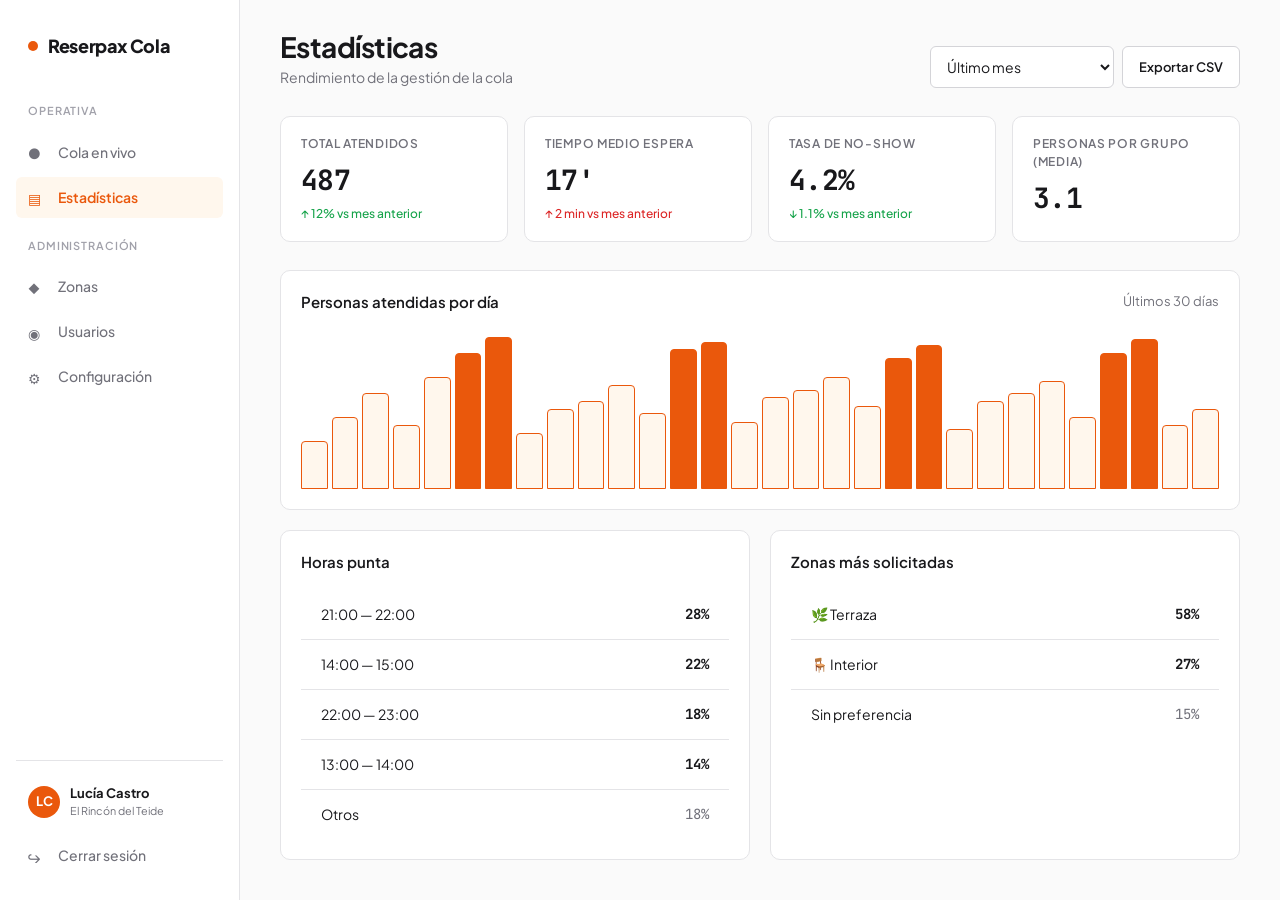
<file: panel-staff/estadisticas.html>
<!DOCTYPE html>
<html lang="es">
<head>
  <meta charset="UTF-8">
  <meta name="viewport" content="width=device-width, initial-scale=1.0">
  <title>Estadísticas — Reserpax Cola</title>
  <link rel="stylesheet" href="css/styles.css">
</head>
<body>
  <div class="app">
    <aside class="sidebar">
      <div class="brand">
        <span class="brand-dot"></span>
        Reserpax Cola
      </div>
      <div class="nav-section-title">Operativa</div>
      <a href="cola.html" class="nav-link"><span class="icon">●</span> Cola en vivo</a>
      <a href="estadisticas.html" class="nav-link active"><span class="icon">▤</span> Estadísticas</a>
      <div class="nav-section-title">Administración</div>
      <a href="zonas.html" class="nav-link"><span class="icon">◆</span> Zonas</a>
      <a href="usuarios.html" class="nav-link"><span class="icon">◉</span> Usuarios</a>
      <a href="configuracion.html" class="nav-link"><span class="icon">⚙</span> Configuración</a>
      <div class="sidebar-footer">
        <div class="user-chip">
          <div class="avatar">LC</div>
          <div class="user-info">
            <strong>Lucía Castro</strong>
            <small>El Rincón del Teide</small>
          </div>
        </div>
        <a href="index.html" class="nav-link" style="margin-top: 8px;"><span class="icon">↪</span> Cerrar sesión</a>
      </div>
    </aside>

    <main class="main">
      <div class="page-header">
        <div>
          <h1 class="page-title">Estadísticas</h1>
          <p class="page-subtitle">Rendimiento de la gestión de la cola</p>
        </div>
        <div class="flex gap-2">
          <select class="select" style="width: auto;">
            <option>Hoy</option>
            <option>Esta semana</option>
            <option selected>Último mes</option>
            <option>Rango personalizado</option>
          </select>
          <button class="btn">Exportar CSV</button>
        </div>
      </div>

      <div class="stats-grid">
        <div class="stat">
          <div class="stat-label">Total atendidos</div>
          <div class="stat-value">487</div>
          <div class="stat-trend">↑ 12% vs mes anterior</div>
        </div>
        <div class="stat">
          <div class="stat-label">Tiempo medio espera</div>
          <div class="stat-value">17'</div>
          <div class="stat-trend negative">↑ 2 min vs mes anterior</div>
        </div>
        <div class="stat">
          <div class="stat-label">Tasa de no-show</div>
          <div class="stat-value">4.2%</div>
          <div class="stat-trend">↓ 1.1% vs mes anterior</div>
        </div>
        <div class="stat">
          <div class="stat-label">Personas por grupo (media)</div>
          <div class="stat-value">3.1</div>
        </div>
      </div>

      <!-- Gráfica placeholder -->
      <div class="card" style="margin-bottom: 20px;">
        <div class="card-header">
          <h2 class="card-title">Personas atendidas por día</h2>
          <span class="text-muted text-sm">Últimos 30 días</span>
        </div>
        <div style="display: grid; grid-template-columns: repeat(30, 1fr); gap: 4px; height: 160px; align-items: end;">
          <div style="background: var(--accent-soft); border: 1px solid var(--accent); height: 30%; border-radius: 4px 4px 0 0;"></div>
          <div style="background: var(--accent-soft); border: 1px solid var(--accent); height: 45%; border-radius: 4px 4px 0 0;"></div>
          <div style="background: var(--accent-soft); border: 1px solid var(--accent); height: 60%; border-radius: 4px 4px 0 0;"></div>
          <div style="background: var(--accent-soft); border: 1px solid var(--accent); height: 40%; border-radius: 4px 4px 0 0;"></div>
          <div style="background: var(--accent-soft); border: 1px solid var(--accent); height: 70%; border-radius: 4px 4px 0 0;"></div>
          <div style="background: var(--accent); border: 1px solid var(--accent); height: 85%; border-radius: 4px 4px 0 0;"></div>
          <div style="background: var(--accent); border: 1px solid var(--accent); height: 95%; border-radius: 4px 4px 0 0;"></div>
          <div style="background: var(--accent-soft); border: 1px solid var(--accent); height: 35%; border-radius: 4px 4px 0 0;"></div>
          <div style="background: var(--accent-soft); border: 1px solid var(--accent); height: 50%; border-radius: 4px 4px 0 0;"></div>
          <div style="background: var(--accent-soft); border: 1px solid var(--accent); height: 55%; border-radius: 4px 4px 0 0;"></div>
          <div style="background: var(--accent-soft); border: 1px solid var(--accent); height: 65%; border-radius: 4px 4px 0 0;"></div>
          <div style="background: var(--accent-soft); border: 1px solid var(--accent); height: 48%; border-radius: 4px 4px 0 0;"></div>
          <div style="background: var(--accent); border: 1px solid var(--accent); height: 88%; border-radius: 4px 4px 0 0;"></div>
          <div style="background: var(--accent); border: 1px solid var(--accent); height: 92%; border-radius: 4px 4px 0 0;"></div>
          <div style="background: var(--accent-soft); border: 1px solid var(--accent); height: 42%; border-radius: 4px 4px 0 0;"></div>
          <div style="background: var(--accent-soft); border: 1px solid var(--accent); height: 58%; border-radius: 4px 4px 0 0;"></div>
          <div style="background: var(--accent-soft); border: 1px solid var(--accent); height: 62%; border-radius: 4px 4px 0 0;"></div>
          <div style="background: var(--accent-soft); border: 1px solid var(--accent); height: 70%; border-radius: 4px 4px 0 0;"></div>
          <div style="background: var(--accent-soft); border: 1px solid var(--accent); height: 52%; border-radius: 4px 4px 0 0;"></div>
          <div style="background: var(--accent); border: 1px solid var(--accent); height: 82%; border-radius: 4px 4px 0 0;"></div>
          <div style="background: var(--accent); border: 1px solid var(--accent); height: 90%; border-radius: 4px 4px 0 0;"></div>
          <div style="background: var(--accent-soft); border: 1px solid var(--accent); height: 38%; border-radius: 4px 4px 0 0;"></div>
          <div style="background: var(--accent-soft); border: 1px solid var(--accent); height: 55%; border-radius: 4px 4px 0 0;"></div>
          <div style="background: var(--accent-soft); border: 1px solid var(--accent); height: 60%; border-radius: 4px 4px 0 0;"></div>
          <div style="background: var(--accent-soft); border: 1px solid var(--accent); height: 68%; border-radius: 4px 4px 0 0;"></div>
          <div style="background: var(--accent-soft); border: 1px solid var(--accent); height: 45%; border-radius: 4px 4px 0 0;"></div>
          <div style="background: var(--accent); border: 1px solid var(--accent); height: 85%; border-radius: 4px 4px 0 0;"></div>
          <div style="background: var(--accent); border: 1px solid var(--accent); height: 94%; border-radius: 4px 4px 0 0;"></div>
          <div style="background: var(--accent-soft); border: 1px solid var(--accent); height: 40%; border-radius: 4px 4px 0 0;"></div>
          <div style="background: var(--accent-soft); border: 1px solid var(--accent); height: 50%; border-radius: 4px 4px 0 0;"></div>
        </div>
      </div>

      <div style="display: grid; grid-template-columns: 1fr 1fr; gap: 20px;">
        <div class="card">
          <div class="card-header"><h2 class="card-title">Horas punta</h2></div>
          <table>
            <tbody>
              <tr><td>21:00 — 22:00</td><td style="text-align: right; font-family: var(--font-mono);"><strong>28%</strong></td></tr>
              <tr><td>14:00 — 15:00</td><td style="text-align: right; font-family: var(--font-mono);"><strong>22%</strong></td></tr>
              <tr><td>22:00 — 23:00</td><td style="text-align: right; font-family: var(--font-mono);"><strong>18%</strong></td></tr>
              <tr><td>13:00 — 14:00</td><td style="text-align: right; font-family: var(--font-mono);"><strong>14%</strong></td></tr>
              <tr><td>Otros</td><td style="text-align: right; font-family: var(--font-mono); color: var(--text-muted);">18%</td></tr>
            </tbody>
          </table>
        </div>

        <div class="card">
          <div class="card-header"><h2 class="card-title">Zonas más solicitadas</h2></div>
          <table>
            <tbody>
              <tr><td>🌿 Terraza</td><td style="text-align: right; font-family: var(--font-mono);"><strong>58%</strong></td></tr>
              <tr><td>🪑 Interior</td><td style="text-align: right; font-family: var(--font-mono);"><strong>27%</strong></td></tr>
              <tr><td>Sin preferencia</td><td style="text-align: right; font-family: var(--font-mono); color: var(--text-muted);">15%</td></tr>
            </tbody>
          </table>
        </div>
      </div>
    </main>
  </div>
</body>
</html>
</file>
<file: css/styles.css>
/* =====================================================
   Panel Staff (Cola de espera)
   ===================================================== */

@import url('https://fonts.googleapis.com/css2?family=Plus+Jakarta+Sans:wght@400;500;600;700;800&family=JetBrains+Mono:wght@500&display=swap');

:root {
  --bg: #fafafa;
  --surface: #ffffff;
  --surface-2: #f4f4f5;
  --border: #e4e4e7;
  --border-strong: #d4d4d8;

  --text: #18181b;
  --text-muted: #71717a;
  --text-faint: #a1a1aa;

  --accent: #ea580c;
  --accent-hover: #c2410c;
  --accent-soft: #fff7ed;

  --success: #16a34a;
  --success-soft: #f0fdf4;
  --warning: #d97706;
  --warning-soft: #fffbeb;
  --danger: #dc2626;
  --danger-soft: #fef2f2;
  --info: #2563eb;
  --info-soft: #eff6ff;

  --shadow-sm: 0 1px 2px rgba(24,24,27,.04);
  --shadow: 0 4px 12px rgba(24,24,27,.06);
  --shadow-lg: 0 12px 32px rgba(24,24,27,.08);

  --radius: 10px;
  --radius-sm: 6px;
  --radius-lg: 14px;

  --font-sans: 'Plus Jakarta Sans', system-ui, sans-serif;
  --font-mono: 'JetBrains Mono', monospace;
}

* { box-sizing: border-box; margin: 0; padding: 0; }

body {
  font-family: var(--font-sans);
  background: var(--bg);
  color: var(--text);
  font-size: 14px;
  line-height: 1.5;
  min-height: 100vh;
  -webkit-font-smoothing: antialiased;
}

/* ============ LAYOUT ============ */
.app {
  display: grid;
  grid-template-columns: 240px 1fr;
  min-height: 100vh;
}

.sidebar {
  background: var(--surface);
  border-right: 1px solid var(--border);
  padding: 24px 16px;
  display: flex;
  flex-direction: column;
  gap: 4px;
  position: sticky;
  top: 0;
  height: 100vh;
}

.sidebar .brand {
  display: flex;
  align-items: center;
  gap: 10px;
  padding: 8px 12px 24px;
  font-weight: 800;
  font-size: 18px;
  letter-spacing: -0.02em;
}

.sidebar .brand-dot {
  width: 10px; height: 10px;
  border-radius: 50%;
  background: var(--accent);
}

.nav-link {
  display: flex;
  align-items: center;
  gap: 12px;
  padding: 10px 12px;
  border-radius: var(--radius-sm);
  color: var(--text-muted);
  text-decoration: none;
  font-weight: 500;
  font-size: 14px;
  transition: background .15s, color .15s;
}

.nav-link:hover { background: var(--surface-2); color: var(--text); }

.nav-link.active {
  background: var(--accent-soft);
  color: var(--accent);
  font-weight: 600;
}

.nav-link .icon { width: 18px; height: 18px; flex-shrink: 0; }

.nav-section-title {
  font-size: 11px;
  text-transform: uppercase;
  letter-spacing: .08em;
  color: var(--text-faint);
  padding: 16px 12px 8px;
  font-weight: 600;
}

.sidebar-footer {
  margin-top: auto;
  padding-top: 16px;
  border-top: 1px solid var(--border);
}

.user-chip {
  display: flex;
  align-items: center;
  gap: 10px;
  padding: 8px 12px;
  border-radius: var(--radius-sm);
}

.avatar {
  width: 32px; height: 32px;
  border-radius: 50%;
  background: var(--accent);
  color: white;
  display: grid;
  place-items: center;
  font-weight: 700;
  font-size: 13px;
}

.user-info { font-size: 13px; line-height: 1.3; }
.user-info strong { display: block; color: var(--text); }
.user-info small { color: var(--text-muted); }

/* ============ MAIN ============ */
.main {
  padding: 32px 40px;
  max-width: 1400px;
  width: 100%;
}

.page-header {
  display: flex;
  align-items: flex-end;
  justify-content: space-between;
  margin-bottom: 28px;
  gap: 24px;
}

.page-title {
  font-size: 28px;
  font-weight: 700;
  letter-spacing: -0.02em;
  line-height: 1.1;
}

.page-subtitle {
  color: var(--text-muted);
  margin-top: 4px;
  font-size: 14px;
}

/* ============ BOTONES ============ */
.btn {
  display: inline-flex;
  align-items: center;
  justify-content: center;
  gap: 8px;
  padding: 10px 16px;
  border: 1px solid var(--border-strong);
  border-radius: var(--radius-sm);
  background: var(--surface);
  color: var(--text);
  font-family: inherit;
  font-weight: 600;
  font-size: 13px;
  cursor: pointer;
  transition: all .15s;
  text-decoration: none;
}
.btn:hover { background: var(--surface-2); }

.btn-primary {
  background: var(--accent);
  border-color: var(--accent);
  color: white;
}
.btn-primary:hover { background: var(--accent-hover); border-color: var(--accent-hover); }

.btn-ghost { border-color: transparent; background: transparent; }
.btn-ghost:hover { background: var(--surface-2); }

.btn-danger { color: var(--danger); }
.btn-danger:hover { background: var(--danger-soft); border-color: var(--danger); }

.btn-sm { padding: 6px 10px; font-size: 12px; }
.btn-lg { padding: 12px 20px; font-size: 14px; }

/* ============ CARDS ============ */
.card {
  background: var(--surface);
  border: 1px solid var(--border);
  border-radius: var(--radius);
  padding: 20px;
}

.card-header {
  display: flex;
  justify-content: space-between;
  align-items: center;
  margin-bottom: 16px;
}

.card-title {
  font-size: 15px;
  font-weight: 600;
}

/* ============ STATS ============ */
.stats-grid {
  display: grid;
  grid-template-columns: repeat(auto-fit, minmax(180px, 1fr));
  gap: 16px;
  margin-bottom: 28px;
}

.stat {
  background: var(--surface);
  border: 1px solid var(--border);
  border-radius: var(--radius);
  padding: 18px 20px;
}

.stat-label {
  font-size: 12px;
  text-transform: uppercase;
  letter-spacing: .06em;
  color: var(--text-muted);
  font-weight: 600;
}

.stat-value {
  font-size: 28px;
  font-weight: 700;
  letter-spacing: -0.02em;
  margin-top: 6px;
  font-family: var(--font-mono);
}

.stat-trend {
  font-size: 12px;
  color: var(--success);
  margin-top: 4px;
  font-weight: 500;
}
.stat-trend.negative { color: var(--danger); }

/* ============ BADGES ============ */
.badge {
  display: inline-flex;
  align-items: center;
  gap: 6px;
  padding: 3px 10px;
  border-radius: 999px;
  font-size: 11px;
  font-weight: 600;
  text-transform: uppercase;
  letter-spacing: .04em;
}

.badge-dot {
  width: 6px; height: 6px;
  border-radius: 50%;
}

.badge-esperando { background: var(--info-soft); color: var(--info); }
.badge-esperando .badge-dot { background: var(--info); }

.badge-avisado { background: var(--warning-soft); color: var(--warning); }
.badge-avisado .badge-dot { background: var(--warning); animation: pulse 1.5s ease-in-out infinite; }

.badge-sentado { background: var(--success-soft); color: var(--success); }
.badge-sentado .badge-dot { background: var(--success); }

.badge-cancelado { background: var(--danger-soft); color: var(--danger); }
.badge-cancelado .badge-dot { background: var(--danger); }

@keyframes pulse {
  0%, 100% { opacity: 1; }
  50% { opacity: .4; }
}

/* ============ FILTROS ============ */
.filters {
  display: flex;
  align-items: center;
  justify-content: space-between;
  gap: 20px;
  padding: 18px 22px;
  background: var(--surface);
  border: 1px solid var(--border);
  border-radius: var(--radius);
  margin-bottom: 16px;
  flex-wrap: wrap;
}

.filter-group {
  display: flex;
  align-items: center;
  gap: 10px;
  flex: 1;
  flex-wrap: wrap;
}

.filter-group .filter-btn {
  flex: 1;
  min-width: 70px;
}

.filter-label {
  font-size: 14px;
  color: var(--text);
  font-weight: 600;
  margin-right: 6px;
}

.filter-btn {
  padding: 10px 18px;
  border: 1px solid var(--border-strong);
  background: var(--surface);
  color: var(--text);
  border-radius: var(--radius-sm);
  font-family: inherit;
  font-size: 14px;
  font-weight: 600;
  cursor: pointer;
  transition: all .15s;
  min-width: 60px;
}
.filter-btn:hover { background: var(--surface-2); }

.filter-btn.active:not([data-size]) {
  background: var(--accent);
  border-color: var(--accent);
  color: white;
}

.filter-search {
  display: flex;
  gap: 8px;
  align-items: center;
}

.filter-input {
  width: 140px;
  padding: 10px 14px;
  font-size: 14px;
}

.filter-search .btn {
  padding: 10px 18px;
  font-size: 14px;
}

.filter-btn[data-size="1-2"] {
  background: #d1fae5;
  border-color: #34d399;
  color: #065f46;
}
.filter-btn[data-size="1-2"]:hover { background: #a7f3d0; }
.filter-btn[data-size="1-2"].active {
  background: #059669;
  border-color: #059669;
  color: white;
}

.filter-btn[data-size="3-4"] {
  background: #dbeafe;
  border-color: #60a5fa;
  color: #1e40af;
}
.filter-btn[data-size="3-4"]:hover { background: #bfdbfe; }
.filter-btn[data-size="3-4"].active {
  background: #2563eb;
  border-color: #2563eb;
  color: white;
}

.filter-btn[data-size="5-6"] {
  background: #ffedd5;
  border-color: #fb923c;
  color: #9a3412;
}
.filter-btn[data-size="5-6"]:hover { background: #fed7aa; }
.filter-btn[data-size="5-6"].active {
  background: #ea580c;
  border-color: #ea580c;
  color: white;
}

.filter-btn[data-size="7+"] {
  background: #fee2e2;
  border-color: #f87171;
  color: #991b1b;
}
.filter-btn[data-size="7+"]:hover { background: #fecaca; }
.filter-btn[data-size="7+"].active {
  background: #dc2626;
  border-color: #dc2626;
  color: white;
}

/* ============ COLA ============ */
.cola-list {
  display: flex;
  flex-direction: column;
  gap: 10px;
}

.cola-item {
  background: var(--surface);
  border: 1px solid var(--border);
  border-radius: var(--radius);
  padding: 16px 20px;
  display: grid;
  grid-template-columns: 48px 1fr auto;
  gap: 16px;
  align-items: center;
  transition: border-color .15s, box-shadow .15s;
}
.cola-item:hover { border-color: var(--border-strong); box-shadow: var(--shadow-sm); }

.cola-item.highlighted {
  border-color: var(--warning);
  background: var(--warning-soft);
}

.posicion {
  width: 48px; height: 48px;
  border-radius: var(--radius);
  background: var(--surface-2);
  display: grid;
  place-items: center;
  font-family: var(--font-mono);
  font-weight: 600;
  font-size: 18px;
  color: var(--text);
}

.cola-item.highlighted .posicion {
  background: var(--warning);
  color: white;
}

.cola-info { min-width: 0; }

.cola-nombre {
  font-weight: 700;
  font-size: 16px;
  display: flex;
  align-items: center;
  gap: 10px;
  margin-bottom: 4px;
}

.cola-meta {
  display: flex;
  gap: 16px;
  font-size: 13px;
  color: var(--text-muted);
  flex-wrap: wrap;
}

.cola-meta span { display: inline-flex; align-items: center; gap: 4px; }

.cola-comment {
  margin-top: 8px;
  padding: 8px 12px;
  background: var(--surface-2);
  border-radius: var(--radius-sm);
  font-size: 13px;
  color: var(--text-muted);
  border-left: 3px solid var(--accent);
}

.cola-actions {
  display: flex;
  gap: 6px;
}

.time-badge {
  font-family: var(--font-mono);
  font-size: 12px;
  color: var(--text-muted);
  background: var(--surface-2);
  padding: 2px 8px;
  border-radius: 4px;
}

/* ============ TABLAS ============ */
.table-wrapper {
  background: var(--surface);
  border: 1px solid var(--border);
  border-radius: var(--radius);
  overflow: hidden;
}

table {
  width: 100%;
  border-collapse: collapse;
}

th {
  text-align: left;
  font-size: 11px;
  text-transform: uppercase;
  letter-spacing: .06em;
  color: var(--text-muted);
  font-weight: 600;
  padding: 12px 20px;
  background: var(--surface-2);
  border-bottom: 1px solid var(--border);
}

td {
  padding: 14px 20px;
  border-bottom: 1px solid var(--border);
  font-size: 14px;
}

tbody tr:last-child td { border-bottom: 0; }
tbody tr:hover { background: var(--surface-2); }

/* ============ FORMS ============ */
.form-group { margin-bottom: 16px; }

.label {
  display: block;
  font-size: 13px;
  font-weight: 600;
  margin-bottom: 6px;
  color: var(--text);
}

.input, .select, .textarea {
  width: 100%;
  padding: 10px 12px;
  border: 1px solid var(--border-strong);
  border-radius: var(--radius-sm);
  background: var(--surface);
  font-family: inherit;
  font-size: 14px;
  color: var(--text);
  transition: border-color .15s, box-shadow .15s;
}

.input:focus, .select:focus, .textarea:focus {
  outline: none;
  border-color: var(--accent);
  box-shadow: 0 0 0 3px var(--accent-soft);
}

.textarea { resize: vertical; min-height: 80px; }

.hint {
  font-size: 12px;
  color: var(--text-muted);
  margin-top: 4px;
}

/* ============ LOGIN ============ */
.login-page {
  min-height: 100vh;
  display: grid;
  place-items: center;
  padding: 24px;
  background:
    radial-gradient(at 20% 10%, var(--accent-soft) 0, transparent 50%),
    radial-gradient(at 80% 90%, var(--info-soft) 0, transparent 50%),
    var(--bg);
}

.login-card {
  width: 100%;
  max-width: 420px;
  background: var(--surface);
  border: 1px solid var(--border);
  border-radius: var(--radius-lg);
  padding: 40px;
  box-shadow: var(--shadow-lg);
}

.login-brand {
  text-align: center;
  margin-bottom: 32px;
}

.login-brand .dot {
  width: 40px; height: 40px;
  border-radius: 12px;
  background: var(--accent);
  margin: 0 auto 16px;
  display: grid;
  place-items: center;
  color: white;
  font-weight: 800;
  font-size: 20px;
}

.login-brand h1 {
  font-size: 22px;
  font-weight: 800;
  letter-spacing: -0.02em;
}

.login-brand p {
  font-size: 13px;
  color: var(--text-muted);
  margin-top: 4px;
}

/* ============ EMPTY ============ */
.empty-state {
  text-align: center;
  padding: 60px 20px;
  color: var(--text-muted);
}

.empty-state-icon {
  font-size: 40px;
  margin-bottom: 12px;
  opacity: .4;
}

.empty-state h3 {
  font-size: 16px;
  color: var(--text);
  margin-bottom: 6px;
}

/* ============ QR CARD ============ */
.qr-card {
  display: flex;
  gap: 24px;
  align-items: center;
  padding: 24px;
  background: var(--surface);
  border: 1px solid var(--border);
  border-radius: var(--radius);
}

.qr-placeholder {
  width: 140px; height: 140px;
  background: repeating-conic-gradient(#18181b 0% 25%, #fff 0% 50%) 50% / 20px 20px;
  border-radius: var(--radius-sm);
  flex-shrink: 0;
}

/* ============ UTILS ============ */
.flex { display: flex; }
.flex-col { flex-direction: column; }
.gap-2 { gap: 8px; }
.gap-4 { gap: 16px; }
.items-center { align-items: center; }
.justify-between { justify-content: space-between; }
.mt-4 { margin-top: 16px; }
.mb-4 { margin-bottom: 16px; }
.text-muted { color: var(--text-muted); }
.text-sm { font-size: 13px; }
</file>
<file: panel-staff/css/styles.css>
/* =====================================================
   Reserpax — Panel Staff (Cola de espera)
   Estilo: claro, limpio, operativo
   ===================================================== */

@import url('https://fonts.googleapis.com/css2?family=Plus+Jakarta+Sans:wght@400;500;600;700;800&family=JetBrains+Mono:wght@500&display=swap');

:root {
  --bg: #fafafa;
  --surface: #ffffff;
  --surface-2: #f4f4f5;
  --border: #e4e4e7;
  --border-strong: #d4d4d8;

  --text: #18181b;
  --text-muted: #71717a;
  --text-faint: #a1a1aa;

  --accent: #ea580c;
  --accent-hover: #c2410c;
  --accent-soft: #fff7ed;

  --success: #16a34a;
  --success-soft: #f0fdf4;
  --warning: #d97706;
  --warning-soft: #fffbeb;
  --danger: #dc2626;
  --danger-soft: #fef2f2;
  --info: #2563eb;
  --info-soft: #eff6ff;

  --shadow-sm: 0 1px 2px rgba(24,24,27,.04);
  --shadow: 0 4px 12px rgba(24,24,27,.06);
  --shadow-lg: 0 12px 32px rgba(24,24,27,.08);

  --radius: 10px;
  --radius-sm: 6px;
  --radius-lg: 14px;

  --font-sans: 'Plus Jakarta Sans', system-ui, sans-serif;
  --font-mono: 'JetBrains Mono', monospace;
}

* { box-sizing: border-box; margin: 0; padding: 0; }

body {
  font-family: var(--font-sans);
  background: var(--bg);
  color: var(--text);
  font-size: 14px;
  line-height: 1.5;
  min-height: 100vh;
  -webkit-font-smoothing: antialiased;
}

/* ============ LAYOUT ============ */
.app {
  display: grid;
  grid-template-columns: 240px 1fr;
  min-height: 100vh;
}

.sidebar {
  background: var(--surface);
  border-right: 1px solid var(--border);
  padding: 24px 16px;
  display: flex;
  flex-direction: column;
  gap: 4px;
  position: sticky;
  top: 0;
  height: 100vh;
}

.sidebar .brand {
  display: flex;
  align-items: center;
  gap: 10px;
  padding: 8px 12px 24px;
  font-weight: 800;
  font-size: 18px;
  letter-spacing: -0.02em;
}

.sidebar .brand-dot {
  width: 10px; height: 10px;
  border-radius: 50%;
  background: var(--accent);
}

.nav-link {
  display: flex;
  align-items: center;
  gap: 12px;
  padding: 10px 12px;
  border-radius: var(--radius-sm);
  color: var(--text-muted);
  text-decoration: none;
  font-weight: 500;
  font-size: 14px;
  transition: background .15s, color .15s;
}

.nav-link:hover { background: var(--surface-2); color: var(--text); }

.nav-link.active {
  background: var(--accent-soft);
  color: var(--accent);
  font-weight: 600;
}

.nav-link .icon { width: 18px; height: 18px; flex-shrink: 0; }

.nav-section-title {
  font-size: 11px;
  text-transform: uppercase;
  letter-spacing: .08em;
  color: var(--text-faint);
  padding: 16px 12px 8px;
  font-weight: 600;
}

.sidebar-footer {
  margin-top: auto;
  padding-top: 16px;
  border-top: 1px solid var(--border);
}

.user-chip {
  display: flex;
  align-items: center;
  gap: 10px;
  padding: 8px 12px;
  border-radius: var(--radius-sm);
}

.avatar {
  width: 32px; height: 32px;
  border-radius: 50%;
  background: var(--accent);
  color: white;
  display: grid;
  place-items: center;
  font-weight: 700;
  font-size: 13px;
}

.user-info { font-size: 13px; line-height: 1.3; }
.user-info strong { display: block; color: var(--text); }
.user-info small { color: var(--text-muted); }

/* ============ MAIN ============ */
.main {
  padding: 32px 40px;
  max-width: 1400px;
  width: 100%;
}

.page-header {
  display: flex;
  align-items: flex-end;
  justify-content: space-between;
  margin-bottom: 28px;
  gap: 24px;
}

.page-title {
  font-size: 28px;
  font-weight: 700;
  letter-spacing: -0.02em;
  line-height: 1.1;
}

.page-subtitle {
  color: var(--text-muted);
  margin-top: 4px;
  font-size: 14px;
}

/* ============ BOTONES ============ */
.btn {
  display: inline-flex;
  align-items: center;
  justify-content: center;
  gap: 8px;
  padding: 10px 16px;
  border: 1px solid var(--border-strong);
  border-radius: var(--radius-sm);
  background: var(--surface);
  color: var(--text);
  font-family: inherit;
  font-weight: 600;
  font-size: 13px;
  cursor: pointer;
  transition: all .15s;
  text-decoration: none;
}
.btn:hover { background: var(--surface-2); }

.btn-primary {
  background: var(--accent);
  border-color: var(--accent);
  color: white;
}
.btn-primary:hover { background: var(--accent-hover); border-color: var(--accent-hover); }

.btn-ghost { border-color: transparent; background: transparent; }
.btn-ghost:hover { background: var(--surface-2); }

.btn-danger { color: var(--danger); }
.btn-danger:hover { background: var(--danger-soft); border-color: var(--danger); }

.btn-sm { padding: 6px 10px; font-size: 12px; }
.btn-lg { padding: 12px 20px; font-size: 14px; }

/* ============ CARDS ============ */
.card {
  background: var(--surface);
  border: 1px solid var(--border);
  border-radius: var(--radius);
  padding: 20px;
}

.card-header {
  display: flex;
  justify-content: space-between;
  align-items: center;
  margin-bottom: 16px;
}

.card-title {
  font-size: 15px;
  font-weight: 600;
}

/* ============ STATS ============ */
.stats-grid {
  display: grid;
  grid-template-columns: repeat(auto-fit, minmax(180px, 1fr));
  gap: 16px;
  margin-bottom: 28px;
}

.stat {
  background: var(--surface);
  border: 1px solid var(--border);
  border-radius: var(--radius);
  padding: 18px 20px;
}

.stat-label {
  font-size: 12px;
  text-transform: uppercase;
  letter-spacing: .06em;
  color: var(--text-muted);
  font-weight: 600;
}

.stat-value {
  font-size: 28px;
  font-weight: 700;
  letter-spacing: -0.02em;
  margin-top: 6px;
  font-family: var(--font-mono);
}

.stat-trend {
  font-size: 12px;
  color: var(--success);
  margin-top: 4px;
  font-weight: 500;
}
.stat-trend.negative { color: var(--danger); }

/* ============ BADGES ============ */
.badge {
  display: inline-flex;
  align-items: center;
  gap: 6px;
  padding: 3px 10px;
  border-radius: 999px;
  font-size: 11px;
  font-weight: 600;
  text-transform: uppercase;
  letter-spacing: .04em;
}

.badge-dot {
  width: 6px; height: 6px;
  border-radius: 50%;
}

.badge-esperando { background: var(--info-soft); color: var(--info); }
.badge-esperando .badge-dot { background: var(--info); }

.badge-avisado { background: var(--warning-soft); color: var(--warning); }
.badge-avisado .badge-dot { background: var(--warning); animation: pulse 1.5s ease-in-out infinite; }

.badge-sentado { background: var(--success-soft); color: var(--success); }
.badge-sentado .badge-dot { background: var(--success); }

.badge-cancelado { background: var(--danger-soft); color: var(--danger); }
.badge-cancelado .badge-dot { background: var(--danger); }

@keyframes pulse {
  0%, 100% { opacity: 1; }
  50% { opacity: .4; }
}

/* ============ COLA ============ */
.cola-list {
  display: flex;
  flex-direction: column;
  gap: 10px;
}

.cola-item {
  background: var(--surface);
  border: 1px solid var(--border);
  border-radius: var(--radius);
  padding: 16px 20px;
  display: grid;
  grid-template-columns: 48px 1fr auto;
  gap: 16px;
  align-items: center;
  transition: border-color .15s, box-shadow .15s;
}
.cola-item:hover { border-color: var(--border-strong); box-shadow: var(--shadow-sm); }

.cola-item.highlighted {
  border-color: var(--warning);
  background: var(--warning-soft);
}

.posicion {
  width: 48px; height: 48px;
  border-radius: var(--radius);
  background: var(--surface-2);
  display: grid;
  place-items: center;
  font-family: var(--font-mono);
  font-weight: 600;
  font-size: 18px;
  color: var(--text);
}

.cola-item.highlighted .posicion {
  background: var(--warning);
  color: white;
}

.cola-info { min-width: 0; }

.cola-nombre {
  font-weight: 700;
  font-size: 16px;
  display: flex;
  align-items: center;
  gap: 10px;
  margin-bottom: 4px;
}

.cola-meta {
  display: flex;
  gap: 16px;
  font-size: 13px;
  color: var(--text-muted);
  flex-wrap: wrap;
}

.cola-meta span { display: inline-flex; align-items: center; gap: 4px; }

.cola-comment {
  margin-top: 8px;
  padding: 8px 12px;
  background: var(--surface-2);
  border-radius: var(--radius-sm);
  font-size: 13px;
  color: var(--text-muted);
  border-left: 3px solid var(--accent);
}

.cola-actions {
  display: flex;
  gap: 6px;
}

.time-badge {
  font-family: var(--font-mono);
  font-size: 12px;
  color: var(--text-muted);
  background: var(--surface-2);
  padding: 2px 8px;
  border-radius: 4px;
}

/* ============ TABLAS ============ */
.table-wrapper {
  background: var(--surface);
  border: 1px solid var(--border);
  border-radius: var(--radius);
  overflow: hidden;
}

table {
  width: 100%;
  border-collapse: collapse;
}

th {
  text-align: left;
  font-size: 11px;
  text-transform: uppercase;
  letter-spacing: .06em;
  color: var(--text-muted);
  font-weight: 600;
  padding: 12px 20px;
  background: var(--surface-2);
  border-bottom: 1px solid var(--border);
}

td {
  padding: 14px 20px;
  border-bottom: 1px solid var(--border);
  font-size: 14px;
}

tbody tr:last-child td { border-bottom: 0; }
tbody tr:hover { background: var(--surface-2); }

/* ============ FORMS ============ */
.form-group { margin-bottom: 16px; }

.label {
  display: block;
  font-size: 13px;
  font-weight: 600;
  margin-bottom: 6px;
  color: var(--text);
}

.input, .select, .textarea {
  width: 100%;
  padding: 10px 12px;
  border: 1px solid var(--border-strong);
  border-radius: var(--radius-sm);
  background: var(--surface);
  font-family: inherit;
  font-size: 14px;
  color: var(--text);
  transition: border-color .15s, box-shadow .15s;
}

.input:focus, .select:focus, .textarea:focus {
  outline: none;
  border-color: var(--accent);
  box-shadow: 0 0 0 3px var(--accent-soft);
}

.textarea { resize: vertical; min-height: 80px; }

.hint {
  font-size: 12px;
  color: var(--text-muted);
  margin-top: 4px;
}

/* ============ LOGIN ============ */
.login-page {
  min-height: 100vh;
  display: grid;
  place-items: center;
  padding: 24px;
  background:
    radial-gradient(at 20% 10%, var(--accent-soft) 0, transparent 50%),
    radial-gradient(at 80% 90%, var(--info-soft) 0, transparent 50%),
    var(--bg);
}

.login-card {
  width: 100%;
  max-width: 420px;
  background: var(--surface);
  border: 1px solid var(--border);
  border-radius: var(--radius-lg);
  padding: 40px;
  box-shadow: var(--shadow-lg);
}

.login-brand {
  text-align: center;
  margin-bottom: 32px;
}

.login-brand .dot {
  width: 40px; height: 40px;
  border-radius: 12px;
  background: var(--accent);
  margin: 0 auto 16px;
  display: grid;
  place-items: center;
  color: white;
  font-weight: 800;
  font-size: 20px;
}

.login-brand h1 {
  font-size: 22px;
  font-weight: 800;
  letter-spacing: -0.02em;
}

.login-brand p {
  font-size: 13px;
  color: var(--text-muted);
  margin-top: 4px;
}

/* ============ EMPTY ============ */
.empty-state {
  text-align: center;
  padding: 60px 20px;
  color: var(--text-muted);
}

.empty-state-icon {
  font-size: 40px;
  margin-bottom: 12px;
  opacity: .4;
}

.empty-state h3 {
  font-size: 16px;
  color: var(--text);
  margin-bottom: 6px;
}

/* ============ QR CARD ============ */
.qr-card {
  display: flex;
  gap: 24px;
  align-items: center;
  padding: 24px;
  background: var(--surface);
  border: 1px solid var(--border);
  border-radius: var(--radius);
}

.qr-placeholder {
  width: 140px; height: 140px;
  background: repeating-conic-gradient(#18181b 0% 25%, #fff 0% 50%) 50% / 20px 20px;
  border-radius: var(--radius-sm);
  flex-shrink: 0;
}

/* ============ UTILS ============ */
.flex { display: flex; }
.flex-col { flex-direction: column; }
.gap-2 { gap: 8px; }
.gap-4 { gap: 16px; }
.items-center { align-items: center; }
.justify-between { justify-content: space-between; }
.mt-4 { margin-top: 16px; }
.mb-4 { margin-bottom: 16px; }
.text-muted { color: var(--text-muted); }
.text-sm { font-size: 13px; }
</file>
